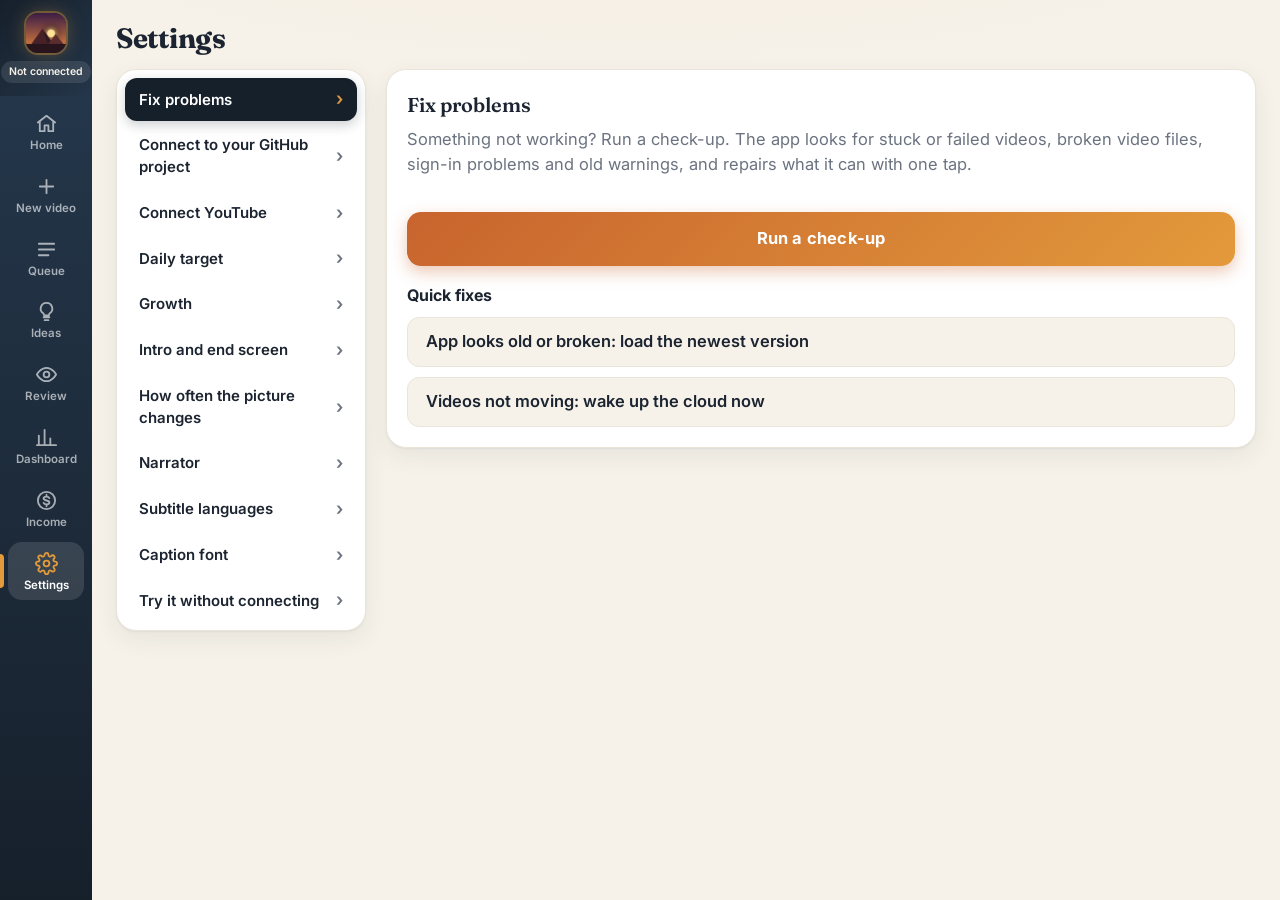
<file: app/index.html>
<!doctype html>
<html lang="en">
<head>
<meta charset="utf-8">
<meta name="viewport" content="width=device-width, initial-scale=1, viewport-fit=cover">
<meta name="theme-color" content="#16202b">
<title>Story Studio</title>
<link rel="manifest" href="manifest.json">
<link rel="icon" href="icons/icon-192.png?v=3">
<link rel="apple-touch-icon" href="icons/icon-192.png?v=3">
<link rel="stylesheet" href="https://fonts.googleapis.com/css2?family=Fraunces:opsz,wght@9..144,600;9..144,700&family=Inter:wght@400;500;600;700&family=Anton&family=Bebas+Neue&family=Poppins:wght@700&family=Lilita+One&family=Bangers&family=Luckiest+Guy&family=Patrick+Hand&display=swap">
<link rel="stylesheet" href="styles.css">
</head>
<body>
<header class="top">
  <div class="brand"><img src="icons/icon-192.png?v=3" alt=""><span>Story Studio</span></div>
  <span id="conn" class="pill off">Not connected</span>
</header>

<nav class="tabs" id="tabs">
  <button data-tab="home" class="on"><svg viewBox="0 0 24 24" aria-hidden="true"><path d="M3 11l9-7 9 7M5 10v10h5v-6h4v6h5V10"/></svg><span>Home</span></button>
  <button data-tab="create"><svg viewBox="0 0 24 24" aria-hidden="true"><path d="M12 5v14M5 12h14"/></svg><span>New video</span></button>
  <button data-tab="queue"><svg viewBox="0 0 24 24" aria-hidden="true"><path d="M4 6h16M4 12h16M4 18h10"/></svg><span>Queue</span></button>
  <button data-tab="ideas"><svg viewBox="0 0 24 24" aria-hidden="true"><path d="M9 18h6M10 21h4M12 3a6 6 0 0 0-3.5 10.9c.6.5 1 1.2 1 2.1h5c0-.9.4-1.6 1-2.1A6 6 0 0 0 12 3z"/></svg><span>Ideas</span></button>
  <button data-tab="review"><svg viewBox="0 0 24 24" aria-hidden="true"><path d="M2 12s3.6-7 10-7 10 7 10 7-3.6 7-10 7S2 12 2 12z"/><circle cx="12" cy="12" r="3"/></svg><span>Review</span></button>
  <button data-tab="stats"><svg viewBox="0 0 24 24" aria-hidden="true"><path d="M4 20V10M10 20V4M16 20v-7M22 20H2"/></svg><span>Dashboard</span></button>
  <button data-tab="money"><svg viewBox="0 0 24 24" aria-hidden="true"><circle cx="12" cy="12" r="9"/><path d="M15 9.5c-.5-1-1.6-1.5-3-1.5-1.7 0-3 .8-3 2s1.3 1.7 3 2 3 .8 3 2-1.3 2-3 2c-1.4 0-2.5-.5-3-1.5M12 6v2M12 16v2"/></svg><span>Income</span></button>
  <button data-tab="settings"><svg viewBox="0 0 24 24" aria-hidden="true"><circle cx="12" cy="12" r="3"/><path d="M19.4 15a1.7 1.7 0 0 0 .3 1.8l.1.1a2 2 0 1 1-2.8 2.8l-.1-.1a1.7 1.7 0 0 0-1.8-.3 1.7 1.7 0 0 0-1 1.5V21a2 2 0 1 1-4 0v-.1a1.7 1.7 0 0 0-1.1-1.5 1.7 1.7 0 0 0-1.8.3l-.1.1a2 2 0 1 1-2.8-2.8l.1-.1a1.7 1.7 0 0 0 .3-1.8 1.7 1.7 0 0 0-1.5-1H3a2 2 0 1 1 0-4h.1a1.7 1.7 0 0 0 1.5-1.1 1.7 1.7 0 0 0-.3-1.8l-.1-.1a2 2 0 1 1 2.8-2.8l.1.1a1.7 1.7 0 0 0 1.8.3H9a1.7 1.7 0 0 0 1-1.5V3a2 2 0 1 1 4 0v.1a1.7 1.7 0 0 0 1 1.5 1.7 1.7 0 0 0 1.8-.3l.1-.1a2 2 0 1 1 2.8 2.8l-.1.1a1.7 1.7 0 0 0-.3 1.8V9a1.7 1.7 0 0 0 1.5 1H21a2 2 0 1 1 0 4h-.1a1.7 1.7 0 0 0-1.5 1z"/></svg><span>Settings</span></button>
</nav>

<main>
  <!-- NEW VIDEO -->
  <!-- HOME -->
  <section id="tab-home" class="tab on"><div id="homeView"></div></section>

  <section id="tab-create" class="tab">
    <h1>Plan a new video</h1>
    <div class="seg modeSeg" id="modeSeg">
      <button type="button" data-v="one" class="on">One video</button>
      <button type="button" data-v="week">Plan the week</button>
    </div>
    <div id="weekPlan" hidden>
      <p class="hint">Fill in topics for the coming days. Each video starts the day before its date, so it is ready on the day. Empty boxes are skipped.</p>
      <div class="card">
        <label>Long video length</label>
        <div class="chips" id="wkLen"></div>
        <p class="hint" style="margin-top:10px">Free pictures allow about 170 pictures a day. With pictures changing often, a 40-minute video takes about 2 to 3 days and a 10-minute one about half a day. Extra videos wait their turn.</p>
        <button type="button" id="wkFill">Fill empty boxes with ideas</button>
      </div>
      <div id="wkDays"></div>
      <button class="primary" type="button" id="wkSave">Save the week's plan</button>
      <p id="wkMsg" class="msg"></p>
      <datalist id="ideaTopics"></datalist>
    </div>
    <div id="onePlan">
    <p class="hint">Fill this in and tap <b>Start making it</b>. The cloud makes the video while you do other things.</p>
    <div class="csplit"><div class="cside">
    <div class="card studio">
      <div class="pvwrap"><div id="pv" class="pv short" role="button" tabindex="0" aria-label="Preview. Tap to try another caption font">
        <div class="pvsun"></div><div class="pvhills"></div><div class="pvcap" id="pvCap"></div><div class="pvbadge" id="pvBadge"></div></div>
        <div class="meta" id="pvFont" style="text-align:center;margin-top:6px"></div></div>
      <div class="pvside">
        <h2>Live preview</h2>
        <p class="hint">Type a topic and see it in your caption font. Tap the picture to try another font.</p>
        <button type="button" id="diceBtn" class="dice"><svg viewBox="0 0 24 24" aria-hidden="true"><rect x="3" y="3" width="18" height="18" rx="4"/><circle cx="8" cy="8" r="1.4"/><circle cx="16" cy="8" r="1.4"/><circle cx="12" cy="12" r="1.4"/><circle cx="8" cy="16" r="1.4"/><circle cx="16" cy="16" r="1.4"/></svg>Surprise me</button>
        <div id="budget" class="budget"></div>
      </div>
    </div>
    <div class="presets"><span class="plabel">Presets</span><div class="chips" id="presetChips"></div></div>
    </div>
    <form id="jobForm" class="card">
      <div class="fgrid">
      <div class="f wide">
      <label for="topic">Topic <span class="req">required</span></label>
      <input id="topic" required placeholder="e.g. The night the Library of Alexandria burned">
      </div>
      <div class="f">
      <label>Format</label>
      <div class="seg" id="formatSeg">
        <button type="button" data-v="short" class="on">Short (vertical, up to 60s)</button>
        <button type="button" data-v="long">Long video (wide)</button>
      </div>
      </div>
      <div class="f">

      <div id="kindBox">
      <label>Kind of Short</label>
      <div class="seg" id="kindSeg">
        <button type="button" data-v="story" class="on">Story</button>
        <button type="button" data-v="quiz">Quiz (viewers guess)</button>
      </div>
      </div>
      <label for="length">Length</label>
      <select id="length"></select>
      </div>

      <div class="f">
      <label for="theme">Theme or angle</label>
      <input id="theme" placeholder="e.g. mystery, forgotten hero, what if, turning point">
      </div>
      <div class="f">

      <label for="tone">Tone</label>
      <select id="tone">
        <option>Fun and witty</option>
        <option>Curious and warm</option>
        <option>Dramatic and suspenseful</option>
        <option>Light and funny</option>
        <option>Calm and reflective</option>
        <option>Epic and inspiring</option>
      </select>
      </div>
      <div class="f">
      <label for="audience">Target audience</label>
      <select id="audience">
        <option>General global audience</option>
        <option>Students (13 to 18)</option>
        <option>History fans who know the basics</option>
        <option>Curious adults new to history</option>
      </select>
      </div>
      <div class="f">
      <label for="voice">Narrator voice</label>
      <select id="voice">
        <option value="en-US-male">Male, American</option>
        <option value="en-GB-male">Male, British</option>
        <option value="en-IN-male">Male, Indian English (experimental)</option>
      </select>
      </div>
      <div class="f">
      <label for="series">Series <span class="req">optional</span></label>
      <input id="series" list="seriesList" placeholder="e.g. Fallen Empires (videos in a series link to each other)">
      <datalist id="seriesList"></datalist>
      <p class="hint" id="seriesHint" style="margin-top:6px"></p>
      </div>
      <div class="f wide">
      <label for="notes">Extra notes</label>
      <textarea id="notes" rows="2" placeholder="Anything else: facts to include, things to avoid, a question to end on..."></textarea>
      </div>
      </div>

      <button class="primary" type="submit" id="submitBtn">Start making it</button>
      <button type="button" id="savePreset">Save these settings as a preset</button>
      <p id="formMsg" class="msg"></p>
    </form>
    </div>
    </div>
  </section>

  <!-- QUEUE -->
  <section id="tab-queue" class="tab">
    <div class="row"><h1>Your queue</h1><button id="refreshQueue" class="ghost">Refresh</button></div>
    <div class="row qtop"><div class="seg qview" id="qView"><button type="button" data-v="list">List</button><button type="button" data-v="board">Board</button></div><span class="live"><i></i><span id="qLive">Live</span></span></div>
    <div id="dailyBar" class="daily"></div>
    <div id="qFilters" class="chips qf"></div>
    <div id="queueList"></div>
  </section>

  <!-- IDEAS -->
  <section id="tab-ideas" class="tab">
    <div class="row"><h1>Topic ideas</h1><button id="refreshIdeas" class="ghost">Refresh</button></div>
    <p class="hint">Fresh ideas arrive every morning, ranked by how likely viewers are to watch. Tap <b>Use this</b> to plan a video from one.</p>
    <div class="isplit"><div class="iside">
    <div class="card">
      <label for="ideaFocus">Want ideas about something specific? (optional)</label>
      <input id="ideaFocus" placeholder="e.g. ancient India, inventions, the ocean, World War II">
      <button class="primary" id="askIdeas">Get fresh ideas</button>
      <p id="ideasMsg" class="msg"></p>
    </div>
    <div id="weeklyBox"></div>
    </div><div class="imain">
    <div class="seg qview" id="ideaView" style="margin-bottom:14px"><button type="button" data-v="swipe">Swipe cards</button><button type="button" data-v="list">List</button></div>
    <div id="ideasList"></div>
    </div></div>
  </section>

  <!-- SCRIPT VIEW -->
  <section id="tab-script" class="tab">
    <button id="backToQueue" class="ghost">&larr; Back to queue</button>
    <div id="scriptView"></div>
  </section>
  <!-- REVIEW -->
  <section id="tab-review" class="tab">
    <div class="row"><h1>Review</h1><button id="refreshReview" class="ghost">Refresh</button></div>
    <p class="hint">Finished videos wait here for you. Nothing goes to YouTube until you tap <b>Approve</b>.</p>
    <div class="rsplit"><div id="reviewList"></div>
    <div id="commentsBox"></div></div>
  </section>

  <!-- REVIEW ONE VIDEO -->
  <section id="tab-reviewone" class="tab">
    <button id="backToReview" class="ghost">&larr; Back to review list</button>
    <div id="reviewView"></div>
  </section>
  <section id="tab-stats" class="tab"><h1>Dashboard</h1><div id="statsView"><div class="card empty">Loading...</div></div></section>
  <section id="tab-money" class="tab"><h1>Income</h1>
    <div class="card">
      <h2>Money goals</h2>
      <p class="hint">Log the money you receive and watch the rings fill up. Saved only on this tablet, because your GitHub project is public.</p>
      <div class="rings" id="rings"></div>
      <div id="srcBar"></div>
      <h3 class="chartttl">I received money</h3>
      <div class="chips" id="mSrc"></div>
      <label for="mAmt">Amount in rupees</label>
      <input id="mAmt" type="number" inputmode="numeric" min="1" placeholder="500">
      <div class="chips" id="mQuick" style="margin-top:8px"><button type="button" class="cchip" data-a="100">₹100</button><button type="button" class="cchip" data-a="500">₹500</button><button type="button" class="cchip" data-a="1000">₹1,000</button><button type="button" class="cchip" data-a="5000">₹5,000</button></div>
      <label for="mNote">Note (optional)</label>
      <input id="mNote" placeholder="e.g. Amazon payout for October">
      <button class="primary" id="mAdd">Add to my earnings</button>
      <div id="mLog"></div>
      <details class="goals"><summary>Change my goals</summary>
        <label for="mGoalM">Monthly goal (₹)</label><input id="mGoalM" type="number" inputmode="numeric" min="1">
        <label for="mGoalB">Big goal (₹)</label><input id="mGoalB" type="number" inputmode="numeric" min="1">
        <button id="mGoalSave">Save goals</button></details>
    </div>
    <div class="card" id="blogCard">
      <h2>Blog</h2>
      <p class="hint">Every long video becomes a full article (key facts, timeline, who's who, myths, FAQ, book picks) on your free Blogger blog. It posts by itself once the video is Public on YouTube, one article a day. Blog visitors earn through AdSense ads and book links, and many go on to watch your videos.</p>
      <div id="blogStatus" class="msg"></div>
      <button id="blogToggle">Automatic blog: ON (tap to turn off)</button>
      <label for="blogTag">Amazon Associates tracking ID (optional)</label>
      <input id="blogTag" autocomplete="off" autocapitalize="off" spellcheck="false" placeholder="yourname-21">
      <label for="blogStore">Amazon store for book links</label>
      <select id="blogStore"><option value="amazon.com">amazon.com (USA, most readers worldwide)</option><option value="amazon.in">amazon.in (India)</option><option value="amazon.co.uk">amazon.co.uk (UK)</option></select>
      <label for="blogPerDay">Articles per day (at most)</label>
      <select id="blogPerDay"><option value="1">1 (recommended)</option><option value="2">2</option></select>
      <button class="primary" id="blogSave">Save blog settings</button>
      <p id="blogMsg" class="msg"></p>
      <h3 class="chartttl">Articles</h3>
      <div id="blogList"><p class="hint">Loading...</p></div>
      <details class="goals" id="blogSetup"><summary>Set up the blog (one time, about 10 minutes)</summary>
        <ol class="setupsteps">
          <li><b>Make the blog.</b> In Chrome open <a href="https://www.blogger.com" target="_blank" rel="noopener">blogger.com</a>, tap <b>Create your blog</b>, pick the same Google account as your channel, and type the blog name (your channel name works well). For the address, try your channel name too, for example <i>emberandink</i>.blogspot.com. Tap <b>Save</b>. Skip any step about a custom domain (those cost money).</li>
          <li><b>Turn on the Blogger API.</b> Open <a href="https://console.cloud.google.com/apis/library/blogger.googleapis.com" target="_blank" rel="noopener">the Blogger API page</a> (same Google account, same project as your YouTube connection) and tap <b>Enable</b>. It is free.</li>
          <li><b>Sign in again.</b> Go to <b>Settings &gt; Connect YouTube</b>, tap <b>Sign in with Google</b>, tick every box (one now says <i>Manage your Blogger account</i>), then tap <b>Copy</b> next to YT_REFRESH_TOKEN and paste it into the <b>YT_REFRESH_TOKEN</b> secret on GitHub (open the secret, tap the pencil, paste, <b>Update secret</b>).</li>
          <li><b>Wait for an hour.</b> This box then says <i>Connected</i>. Articles start appearing after your next long video is Public.</li>
          <li><b>Ads, later.</b> When the blog has about 20 articles, open Blogger, tap the menu, then <b>Earnings</b> &gt; <b>Sign up for AdSense</b>. It is free and never needs a card. Google checks the blog, which can take a few weeks.</li>
          <li><b>Book links (optional).</b> Join Amazon Associates (free), then paste your tracking ID above. You need 3 sales within 180 days or the account closes, so it is fine to wait until the blog has visitors.</li>
        </ol>
      </details>
    </div>
    <div class="card" id="pinCard">
      <h2>Pinterest pins</h2>
      <p class="hint">Every blog article becomes a few tall pins (your video's pictures with the story title on them). Pinterest picks them up by itself from the app's pin list and posts them to your board, a few a day. Each pin sends people to the blog article, where the video plays. Fully automatic once set up.</p>
      <div id="pinStatus" class="msg"></div>
      <label>Your pin list link (you paste this into Pinterest once)</label>
      <div class="row" style="gap:8px;align-items:center"><code id="pinFeed" style="word-break:break-all;flex:1"></code><button type="button" id="pinCopy" style="margin:0;flex:none">Copy link</button></div>
      <button id="pinToggle">Pinterest pins: ON (tap to turn off)</button>
      <label for="pinPerDay">New pins per day</label>
      <select id="pinPerDay"><option value="2">2</option><option value="3" selected>3 (recommended)</option><option value="5">5</option><option value="8">8</option></select>
      <button class="primary" id="pinSave">Save pin settings</button>
      <p id="pinMsg" class="msg"></p>
      <details class="goals" id="pinSetup"><summary>Set up Pinterest (one time, about 15 minutes)</summary>
        <ol class="setupsteps">
          <li><b>Make a free business account.</b> In Chrome open <a href="https://business.pinterest.com" target="_blank" rel="noopener">business.pinterest.com</a> and tap <b>Sign up</b> (or <b>Log in</b> if you already use Pinterest, then tap your picture &gt; <b>Settings</b> &gt; <b>Account management</b> &gt; <b>Convert to a business account</b>). Use your channel name as the business name, and type <i>emberinkstories.blogspot.com</i> as your website. It is free and never asks for a card. Skip any step about ads.</li>
          <li><b>Make a board.</b> Tap your profile picture, then <b>+</b> &gt; <b>Board</b>, name it <i>History Stories</i>, and tap <b>Create</b>.</li>
          <li><b>Switch Chrome to desktop mode.</b> Pinterest only shows the next two settings on a computer screen. In Chrome tap the three dots at the top right and tick <b>Desktop site</b>.</li>
          <li><b>Prove the blog is yours.</b> In Pinterest tap the arrow at the top right &gt; <b>Settings</b> &gt; <b>Claimed accounts</b>. Next to <b>Websites</b> tap <b>Claim</b>, type <i>https://emberinkstories.blogspot.com</i>, pick <b>Add HTML tag</b> and tap <b>Copy</b>. Keep that tab open. In a new tab open <a href="https://www.blogger.com" target="_blank" rel="noopener">blogger.com</a> &gt; menu (three lines) &gt; <b>Theme</b> &gt; the small arrow next to <b>Customize</b> &gt; <b>Edit HTML</b>. Tap just after <i>&lt;head&gt;</i> near the top, paste, and tap the save icon. Go back to the Pinterest tab and tap <b>Continue</b> &gt; <b>Submit</b>. Pinterest checks it within a day.</li>
          <li><b>Connect the pin list</b> (once the box above says at least 1 pin is ready). Still in desktop mode: Pinterest &gt; <b>Settings</b> &gt; <b>Create Pins in bulk</b>. Under <b>Auto-publish</b> tap <b>Connect RSS feed</b>, paste the link (tap <b>Copy link</b> above first), under <b>Save Pins to</b> pick <i>History Stories</i>, and tap <b>Save</b>. New pins then appear by themselves within a day.</li>
          <li>You can switch <b>Desktop site</b> off again afterwards. Then tick <i>Set up Pinterest</i> in My to-dos on Home.</li>
        </ol>
      </details>
    </div>
    <div class="card" id="printCard" hidden><!-- Redbubble paused for now: remove "hidden" to bring it back -->
      <h2>Art prints (Redbubble)</h2>
      <p class="hint">Your best pictures from each video, enlarged to print size, with the title, tags and description written for you. Redbubble prints them on posters, mugs and more, ships them, and pays you per sale. Redbubble does not allow apps to upload for you, so you paste them in: about 2 minutes each.</p>
      <button id="printToggle">Print files: ON (tap to turn off)</button>
      <label for="printPerVideo">Pictures per video</label>
      <select id="printPerVideo"><option value="1">1</option><option value="2" selected>2 (recommended)</option><option value="3">3</option><option value="4">4</option></select>
      <button class="primary" id="printSave">Save print settings</button>
      <p id="printMsg" class="msg"></p>
      <a class="btnlink" href="https://www.redbubble.com/portfolio/images/new" target="_blank" rel="noopener">Open Redbubble upload page</a>
      <h3 class="chartttl">Ready to upload</h3>
      <div id="printList"><p class="hint">Loading...</p></div>
      <details class="goals" id="printSetup"><summary>How to upload one picture (and one-time setup)</summary>
        <ol class="setupsteps">
          <li><b>One time: make a free account.</b> In Chrome open <a href="https://www.redbubble.com/signup" target="_blank" rel="noopener">redbubble.com/signup</a>, sign up with your email, and pick a shop name (your channel name works well). Then tap your picture &gt; <b>Account Settings</b> &gt; <b>Payment Details</b> and add PayPal (free) so sales reach you. Redbubble never asks for a card to sell.</li>
          <li><b>Download.</b> Below, tap <b>Download picture</b>. It saves to your Downloads folder.</li>
          <li><b>Upload.</b> Tap <b>Open Redbubble upload page</b> above, then <b>Upload new work</b> (or <b>Upload image</b>) and pick the picture from Downloads. If Redbubble shows a simpler mobile page, tick <b>Desktop site</b> in Chrome's three-dot menu.</li>
          <li><b>Paste the words.</b> Tap <b>Copy title</b> here and paste into <b>Title</b>. Do the same for <b>Tags</b> and <b>Description</b>.</li>
          <li><b>Pick products.</b> The first time, tap <b>Enable all products</b>. After that, use <b>Copy settings</b> at the top of the upload page and pick your previous work, which turns on the same products in one tap. Leave the price markup at 20% (higher markups get an extra Redbubble fee).</li>
          <li><b>Finish.</b> Under <b>Content</b> choose <b>No</b> for mature content, tick the box that says you have the rights to sell it, and tap <b>Save work</b>. Then tap <b>I uploaded it</b> here.</li>
        </ol>
        <p class="hint">Money: signing up and uploading are free, and Redbubble never bills you. On new shops Redbubble keeps a fee from each sale's profit, so you get roughly half of it. Pictures are made by AI from your videos, which Redbubble allows as long as they do not copy anyone's art, brands or famous photos.</p>
      </details>
    </div>
    <div class="card">
      <h2>Sponsor pitch email</h2>
      <p class="hint">Type a brand and the app writes a short, polite email with your latest numbers and media-kit link. You send it yourself from your email app.</p>
      <label for="spBrand">Brand name</label><input id="spBrand" placeholder="e.g. Penguin India">
      <label for="spWhy">Why they fit (optional)</label><input id="spWhy" placeholder="e.g. their history books for young readers">
      <button class="primary" id="spMake">Write the email</button>
      <textarea id="spText" rows="12" style="margin-top:12px" placeholder="Your email appears here. You can edit it."></textarea>
      <button id="spCopy">Copy email</button><a class="btnlink" id="spMail" href="#" hidden>Open in email app</a>
      <p id="spMsg" class="msg"></p>
    </div>
    <div class="card">
      <h2>Affiliate links</h2>
      <p class="hint">Links to products you trust (for example history books). Each new video gets up to 3 matching links in its description, with a short note saying they are affiliate links.</p>
      <div id="affList"></div>
      <label for="affName">Name shown in the description</label>
      <input id="affName" placeholder="Book: The Great Fire of London">
      <label for="affUrl">Link (starts with https://)</label>
      <input id="affUrl" autocomplete="off" autocapitalize="off" spellcheck="false" placeholder="https://amzn.to/...">
      <label for="affWords">Add to videos about (words, separated by commas)</label>
      <input id="affWords" placeholder="london, fire, 1666">
      <label class="check"><input type="checkbox" id="affAlways"> Add to every video</label>
      <button class="primary" id="affAdd">Add link</button>
      <p id="affMsg" class="msg"></p>
    </div>
    <div class="card">
      <h2>Media kit for sponsors</h2>
      <p class="hint">A one-page profile of your channel with your latest numbers, to send to brands. It updates itself every morning.</p>
      <label for="kitAbout">About your channel</label>
      <textarea id="kitAbout" rows="4" placeholder="Bars &amp; Brains tells the true stories behind history's biggest moments, in short, beautifully illustrated videos."></textarea>
      <label for="kitAudience">Who watches</label>
      <input id="kitAudience" placeholder="Curious learners, students and history fans worldwide">
      <label for="kitOffers">What you offer sponsors (one per line)</label>
      <textarea id="kitOffers" rows="4" placeholder="60-second sponsor mention in a long video&#10;Product link pinned in the description&#10;Dedicated Short"></textarea>
      <label for="kitRates">Rates (optional)</label>
      <input id="kitRates" placeholder="Rates on request">
      <label for="kitEmail">Business email</label>
      <input id="kitEmail" type="email" autocomplete="off" autocapitalize="off" placeholder="yourchannel.business@gmail.com">
      <p class="hint">Everything in this box is shown publicly on your media-kit page, including the email. A separate business email is safest.</p>
      <button class="primary" id="kitSave">Save media kit</button>
      <a class="btnlink" id="kitOpen" href="kit.html" target="_blank" rel="noopener">Open my media kit</a>
      <button id="kitCopy">Copy link</button>
      <p id="kitMsg" class="msg"></p>
    </div>
    <div class="card">
      <h2>Ways to earn</h2>
      <p><b>Affiliate programs (free to join):</b> Amazon Associates India (affiliate-program.amazon.in) works well for history books. You need 3 sales within 180 days of joining, or the account closes and you can join again later. Join only programs that never ask for a card. Tell me before you sign up and I'll walk you through it.</p>
      <p><b>Sponsors:</b> send brands your media kit link. When a video has a paid sponsor, tick <b>"Includes paid promotion"</b> in YouTube Studio for that video.</p>
      <p><b>Ads:</b> the Dashboard shows your progress to the Partner Program.</p>
    </div>
  </section>

  <!-- SETTINGS -->
  <section id="tab-settings" class="tab">
    <h1>Settings</h1>
    <div class="card" id="fixCard">
      <h2>Fix problems</h2>
      <p class="hint">Something not working? Run a check-up. The app looks for stuck or failed videos, broken video files, sign-in problems and old warnings, and repairs what it can with one tap.</p>
      <button class="primary" id="fixRun">Run a check-up</button>
      <div id="fixList"></div>
      <h3 class="chartttl" style="margin-top:18px">Quick fixes</h3>
      <button id="fixApp">App looks old or broken: load the newest version</button>
      <button id="fixNudge">Videos not moving: wake up the cloud now</button>
    </div>
    <div class="card">
      <h2>Connect to your GitHub project</h2>
      <p class="hint">Your access key is saved only on this tablet. It can only touch your one video project, and you can cancel it on GitHub at any time.</p>
      <label for="ghUser">GitHub username</label>
      <input id="ghUser" autocomplete="off" autocapitalize="off" spellcheck="false" placeholder="your-username">
      <label for="ghRepo">Project name</label>
      <input id="ghRepo" autocomplete="off" autocapitalize="off" spellcheck="false" value="story-studio">
      <label for="ghToken">Access key (starts with github_pat_)</label>
      <input id="ghToken" type="password" autocomplete="off" spellcheck="false" placeholder="github_pat_...">
      <button class="primary" id="saveConn">Save and test connection</button>
      <p id="connMsg" class="msg"></p>
    </div>
    <div class="card" id="ytCard">
      <h2>Connect YouTube</h2>
      <p class="hint">Do this once, after the Google setup steps. Videos you approve then upload to your channel as Private, and you make them Public in YouTube Studio.</p>
      <p class="hint">Redirect address to give Google: <b id="ytRedirect"></b></p>
      <label for="ytClientId">Client ID (ends with .apps.googleusercontent.com)</label>
      <input id="ytClientId" autocomplete="off" autocapitalize="off" spellcheck="false" placeholder="1234-abc.apps.googleusercontent.com">
      <label for="ytSecret">Client secret (starts with GOCSPX-)</label>
      <input id="ytSecret" type="password" autocomplete="off" spellcheck="false" placeholder="GOCSPX-...">
      <button class="primary" id="ytConnect">Sign in with Google</button>
      <p id="ytMsg" class="msg"></p>
      <p class="hint" style="margin-top:14px">Until Google finishes its free review of your app, videos it uploads are locked Private. Keep automatic upload OFF for now: approved videos then show Download and Copy buttons in the Queue so you can post them from the YouTube app.</p>
      <button id="ytAuto">Automatic upload: OFF</button>
    </div>
    <div class="card">
      <h2>Daily target</h2>
      <label for="tLong">Long videos per day</label>
      <input id="tLong" type="number" min="0" max="4" value="3">
      <label for="tShort">Shorts per day</label>
      <input id="tShort" type="number" min="0" max="8" value="3">
      <button id="saveTargets">Save targets</button>
    </div>
    <div class="card" id="growthCard">
      <h2>Growth</h2>
      <label for="postTime">My posting time (India time)</label>
      <input id="postTime" type="time" value="18:00">
      <p class="hint" id="postTimeHint"></p>
      <button id="savePostTime">Save posting time</button>
      <p class="hint" style="margin-top:14px">When you post yourself, the Queue tells you to schedule each video for this time. Once Google's review is done and Automatic upload is ON, uploads can go Public at this time by themselves:</p>
      <button id="schedPub">Automatic uploads go Public at my posting time: OFF</button>
      <p class="hint" style="margin-top:14px">Shorts you post are also shared as Instagram and Facebook Reels, once those are connected (see My to-dos on Home).</p>
      <button id="igOn">Share Shorts to Instagram: ON</button>
      <button id="fbOn">Share Shorts to Facebook: ON</button>
    </div>
    <div class="card">
      <h2>Intro and end screen</h2>
      <p class="hint">Long videos start with a 3-second title card with your channel name, and end with a 10-second "Thanks for watching" screen. Add YouTube's end-screen boxes to it in Studio. Shorts never get them. Background sounds (fire, crowds, sea...) are added to every video automatically.</p>
      <button id="introBtn">Intro and end screen: ON</button>
    </div>
    <div class="card">
      <h2>How often the picture changes</h2>
      <p class="hint">For long videos. More picture changes keep viewers watching, but each picture uses some of the free daily allowance (about 170 a day), so long videos take longer to make.</p>
      <div class="chips" id="paceChips"></div>
      <p class="hint" id="paceNote" style="margin-top:10px"></p>
    </div>
    <div class="card">
      <h2>Narrator</h2>
      <p class="hint">When the script quotes a historical figure's real words, a second, contrasting voice reads the quote.</p>
      <button id="qvBtn">Second voice for quotes: ON</button>
      <h3 class="chartttl" style="margin-top:18px">Pronunciation list</h3>
      <p class="hint">Teach the narrator tricky names. Write how it should sound, for example Tenochtitlan → Teh-notch-teet-lahn.</p>
      <div id="pronList"></div>
      <label for="prWord">Word</label><input id="prWord" placeholder="Tenochtitlan" autocapitalize="off">
      <label for="prSay">Say it like</label><input id="prSay" placeholder="Teh-notch-teet-lahn" autocapitalize="off">
      <button id="prAdd">Add word</button>
    </div>
    <div class="card">
      <h2>Subtitle languages</h2>
      <p class="hint">Each new video also gets subtitles, a title and a description in these languages (up to 4), so viewers worldwide can follow. English subtitles are always made.</p>
      <div class="chips" id="subLangs"></div>
    </div>
    <div class="card">
      <h2>Caption font</h2>
      <p class="hint">The font for the words shown on screen in your videos. Tap one; new videos use it.</p>
      <div id="fontList"></div>
    </div>
    <div class="card">
      <h2>Try it without connecting</h2>
      <p class="hint">Demo mode saves videos on this tablet only, so you can try the screens before setup is finished.</p>
      <button id="demoBtn">Turn on demo mode</button>
      <button id="forgetBtn" class="danger">Forget my access key</button>
    </div>
  </section>
</main>

<div id="toast" class="toast" role="status"></div>
<script src="app.js"></script>
<script src="play.js"></script>
<script src="grow.js"></script>
<script src="layout.js"></script>
</body>
</html>
</file>
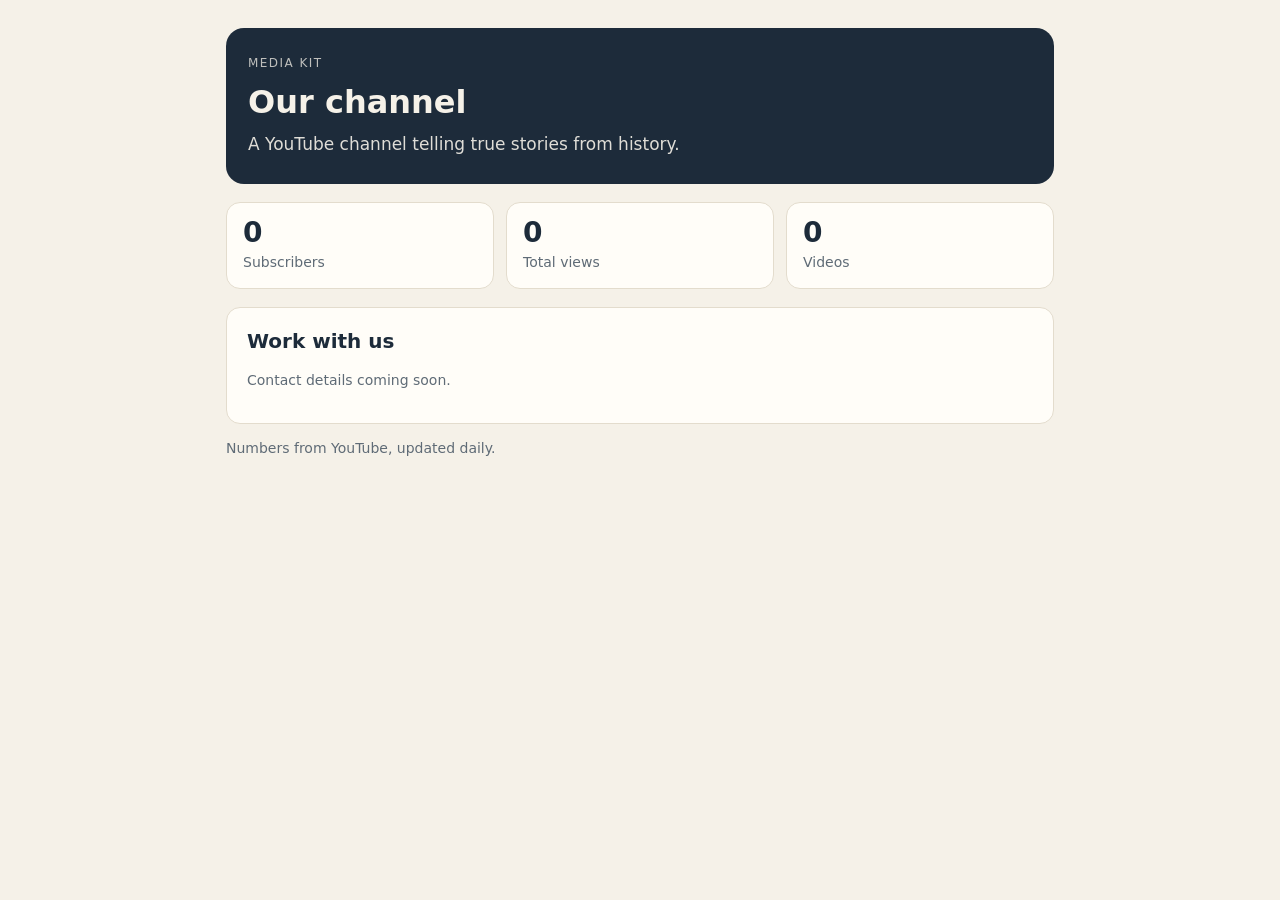
<file: app/kit.html>
<!doctype html>
<html lang="en"><head><meta charset="utf-8"><meta name="viewport" content="width=device-width, initial-scale=1">
<title>Media kit</title>
<style>
:root{--bg:#f5f1e8;--card:#fffdf8;--ink:#1d2b3a;--muted:#5f6b76;--accent:#c2572b;--line:#e3dccd}
@media (prefers-color-scheme:dark){:root{--bg:#141b22;--card:#1d2731;--ink:#ece6da;--muted:#9aa6b1;--line:#2e3a46;--accent:#e07a4a}}
*{box-sizing:border-box}body{margin:0;background:var(--bg);color:var(--ink);font:17px/1.5 system-ui,-apple-system,"Segoe UI",Roboto,sans-serif}
main{max-width:860px;margin:0 auto;padding:28px 16px 48px}
.hero{background:#1d2b3a;color:#f5f1e8;border-radius:18px;padding:26px 22px}
.hero h1{margin:0 0 6px;font-size:32px}.hero p{margin:0;opacity:.9}.kicker{text-transform:uppercase;letter-spacing:.12em;font-size:12px;opacity:.75;margin-bottom:6px}
.tiles{display:grid;grid-template-columns:repeat(auto-fit,minmax(150px,1fr));gap:12px;margin:18px 0}
.tile{background:var(--card);border:1px solid var(--line);border-radius:14px;padding:14px 16px}.tile b{display:block;font-size:28px;line-height:1.15}.tile span{color:var(--muted);font-size:14px}
section{background:var(--card);border:1px solid var(--line);border-radius:14px;padding:18px 20px;margin:14px 0}h2{margin:0 0 10px;font-size:20px}
ul{margin:0;padding-left:20px}.vids{display:grid;grid-template-columns:repeat(auto-fill,minmax(180px,1fr));gap:12px}
.vid{color:var(--ink);text-decoration:none}.vid img{width:100%;aspect-ratio:16/9;object-fit:cover;border-radius:10px;background:var(--line)}.vid b{display:block;font-size:14px;margin-top:4px}.vid span{font-size:13px;color:var(--muted)}
.cta{display:inline-block;background:var(--accent);color:#fff;text-decoration:none;padding:12px 20px;border-radius:12px;font-weight:700;margin-top:6px}
.muted{color:var(--muted);font-size:14px}
@media print{body{background:#fff}.cta{border:1px solid #000;color:#000;background:none}}
</style></head>
<body><main id="kit"><p class="muted">Loading...</p></main>
<script>
'use strict';
const owner = location.hostname.split('.')[0], repo = location.pathname.split('/').filter(Boolean)[0] || 'story-studio';
const raw = (p) => fetch(`https://raw.githubusercontent.com/${owner}/${repo}/main/${p}?t=${Date.now()}`).then((r) => r.ok ? r.json() : null).catch(() => null);
const esc = (s) => String(s ?? '').replace(/[&<>"']/g, (c) => ({ '&': '&amp;', '<': '&lt;', '>': '&gt;', '"': '&quot;', "'": '&#39;' }[c]));
const n = (x) => Number(x || 0).toLocaleString('en-US');
const dur = (s) => `${Math.floor((s || 0) / 60)}:${String(Math.round((s || 0) % 60)).padStart(2, '0')}`;
(async () => {
  const [kit, stats] = await Promise.all([raw('config/kit.json'), raw('stats/latest.json')]);
  const k = kit || {}, s = stats || {}, c = s.channel || {}, l = s.last28 || null;
  const pub = (s.recent || []).filter((v) => v.privacy === 'public');
  const top = pub.slice().sort((a, b) => b.views - a.views).slice(0, 6);
  document.title = (c.title || 'Channel') + ' media kit';
  document.getElementById('kit').innerHTML = `
    <div class="hero"><div class="kicker">Media kit</div><h1>${esc(c.title || 'Our channel')}</h1><p>${esc(k.about || 'A YouTube channel telling true stories from history.')}</p></div>
    <div class="tiles">
      <div class="tile"><b>${c.subscribers_hidden ? 'Hidden' : n(c.subscribers)}</b><span>Subscribers</span></div>
      <div class="tile"><b>${n(c.views)}</b><span>Total views</span></div>
      ${l ? `<div class="tile"><b>${n(l.views)}</b><span>Views, last 28 days</span></div><div class="tile"><b>${dur(l.avg_view_seconds)}</b><span>Average watch time</span></div>` : ''}
      <div class="tile"><b>${n(c.videos)}</b><span>Videos</span></div>
    </div>
    ${k.audience ? `<section><h2>Audience</h2><p>${esc(k.audience)}</p></section>` : ''}
    ${(k.offers || []).length ? `<section><h2>Partnership options</h2><ul>${k.offers.map((o) => `<li>${esc(o)}</li>`).join('')}</ul>${k.rates ? `<p class="muted" style="margin-top:10px">${esc(k.rates)}</p>` : ''}</section>` : ''}
    ${top.length ? `<section><h2>Popular videos</h2><div class="vids">${top.map((v) => `<a class="vid" href="https://youtu.be/${esc(v.id)}" target="_blank" rel="noopener">${v.thumb ? `<img src="${esc(v.thumb)}" alt="" loading="lazy">` : ''}<b>${esc(v.title)}</b><span>${n(v.views)} views</span></a>`).join('')}</div></section>` : ''}
    <section><h2>Work with us</h2>${k.email ? `<p>Email <b>${esc(k.email)}</b></p><a class="cta" href="mailto:${esc(k.email)}?subject=${encodeURIComponent('Sponsorship enquiry: ' + (c.title || ''))}">Get in touch</a>` : '<p class="muted">Contact details coming soon.</p>'}</section>
    <p class="muted">Numbers from YouTube, updated ${s.updated ? esc(new Date(s.updated).toLocaleDateString('en-GB', { day: 'numeric', month: 'long', year: 'numeric' })) : 'daily'}.</p>`;
})();
</script></body></html>
</file>
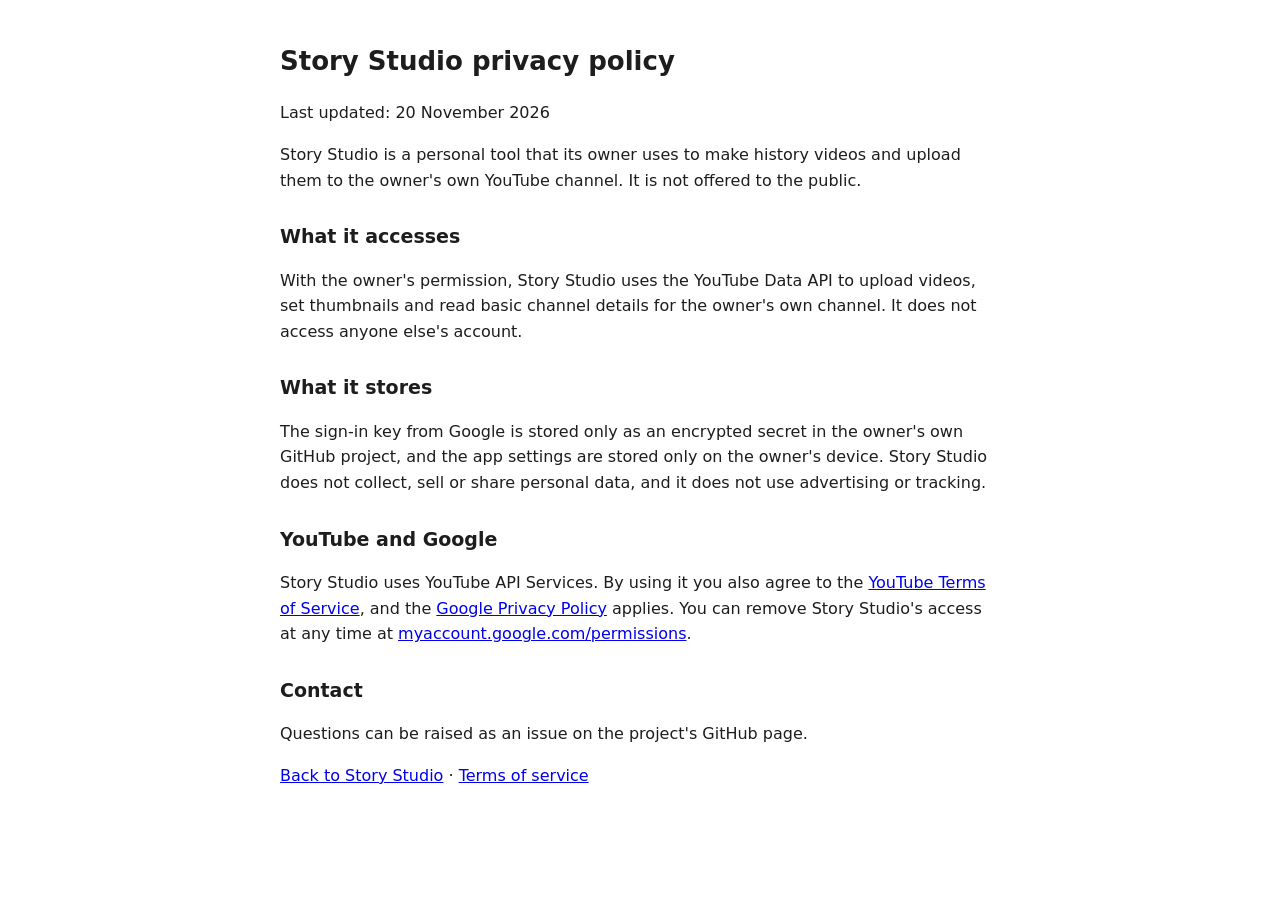
<file: app/privacy.html>
<!doctype html>
<html lang="en"><head><meta charset="utf-8"><meta name="viewport" content="width=device-width, initial-scale=1">
<title>Story Studio privacy policy</title>
<style>body{font:16px/1.6 system-ui,sans-serif;max-width:720px;margin:0 auto;padding:24px 16px;color:#1d1d1f;background:#fff}h1{font-size:26px}h2{font-size:19px;margin-top:28px}</style></head>
<body>
<h1>Story Studio privacy policy</h1>
<p>Last updated: 20 November 2026</p>
<p>Story Studio is a personal tool that its owner uses to make history videos and upload them to the owner's own YouTube channel. It is not offered to the public.</p>
<h2>What it accesses</h2>
<p>With the owner's permission, Story Studio uses the YouTube Data API to upload videos, set thumbnails and read basic channel details for the owner's own channel. It does not access anyone else's account.</p>
<h2>What it stores</h2>
<p>The sign-in key from Google is stored only as an encrypted secret in the owner's own GitHub project, and the app settings are stored only on the owner's device. Story Studio does not collect, sell or share personal data, and it does not use advertising or tracking.</p>
<h2>YouTube and Google</h2>
<p>Story Studio uses YouTube API Services. By using it you also agree to the <a href="https://www.youtube.com/t/terms">YouTube Terms of Service</a>, and the <a href="https://policies.google.com/privacy">Google Privacy Policy</a> applies. You can remove Story Studio's access at any time at <a href="https://myaccount.google.com/permissions">myaccount.google.com/permissions</a>.</p>
<h2>Contact</h2>
<p>Questions can be raised as an issue on the project's GitHub page.</p>
<p><a href="./">Back to Story Studio</a> · <a href="terms.html">Terms of service</a></p>
</body></html>
</file>
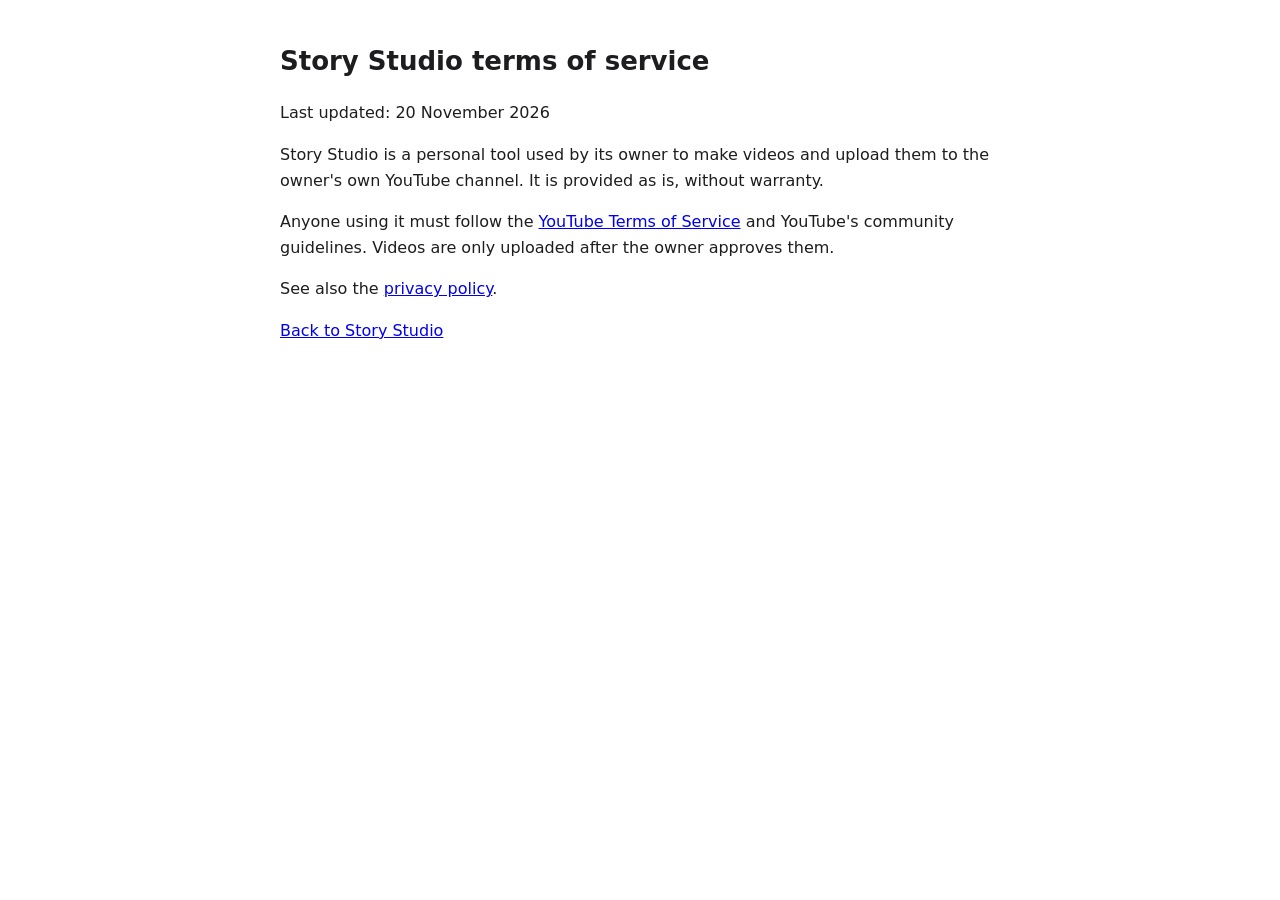
<file: app/terms.html>
<!doctype html>
<html lang="en"><head><meta charset="utf-8"><meta name="viewport" content="width=device-width, initial-scale=1">
<title>Story Studio terms of service</title>
<style>body{font:16px/1.6 system-ui,sans-serif;max-width:720px;margin:0 auto;padding:24px 16px;color:#1d1d1f;background:#fff}h1{font-size:26px}h2{font-size:19px;margin-top:28px}</style></head>
<body>
<h1>Story Studio terms of service</h1>
<p>Last updated: 20 November 2026</p>
<p>Story Studio is a personal tool used by its owner to make videos and upload them to the owner's own YouTube channel. It is provided as is, without warranty.</p>
<p>Anyone using it must follow the <a href="https://www.youtube.com/t/terms">YouTube Terms of Service</a> and YouTube's community guidelines. Videos are only uploaded after the owner approves them.</p>
<p>See also the <a href="privacy.html">privacy policy</a>.</p>
<p><a href="./">Back to Story Studio</a></p>
</body></html>
</file>
<file: app/styles.css>
:root {
  --bg: #f5f1e8; --card: #fffdf8; --ink: #1d2b3a; --muted: #5f6b76;
  --accent: #c2572b; --accent-ink: #fff; --line: #e3dccd; --ok: #2f7d4f; --warn: #b07a12; --bad: #b3362c;
}
@media (prefers-color-scheme: dark) {
  :root { --bg: #141b22; --card: #1d2731; --ink: #ece6da; --muted: #9aa6b1; --line: #2e3a46; --accent: #e07a4a; }
}
* { box-sizing: border-box; }
html, body { margin: 0; background: var(--bg); color: var(--ink); font: 17px/1.45 system-ui, -apple-system, "Segoe UI", Roboto, sans-serif; }
.top { display: flex; align-items: center; justify-content: space-between; padding: 12px 16px; background: #1d2b3a; color: #f5f1e8; }
.brand { display: flex; align-items: center; gap: 10px; font-weight: 700; font-size: 19px; }
.brand img { width: 32px; height: 32px; border-radius: 8px; }
.pill { font-size: 13px; padding: 4px 10px; border-radius: 99px; background: #3a4a5a; }
.pill.ok { background: var(--ok); } .pill.demo { background: var(--warn); }
.tabs { display: flex; gap: 6px; overflow-x: auto; padding: 10px 16px; background: var(--card); border-bottom: 1px solid var(--line); position: sticky; top: 0; z-index: 5; }
.tabs button { flex: none; border: 1px solid var(--line); background: transparent; color: var(--ink); border-radius: 99px; padding: 8px 16px; font-size: 15px; }
.tabs button.on { background: var(--ink); color: var(--bg); border-color: var(--ink); }
main { max-width: 760px; margin: 0 auto; padding: 8px 16px 80px; }
h1 { font-size: 26px; margin: 18px 0 4px; } h2 { font-size: 19px; margin: 0 0 6px; }
.hint { color: var(--muted); margin: 0 0 14px; }
.tab { display: none; } .tab.on { display: block; }
.card { background: var(--card); border: 1px solid var(--line); border-radius: 16px; padding: 18px; margin-bottom: 16px; }
.soon { color: var(--muted); }
label { display: block; font-weight: 600; margin: 14px 0 6px; }
.req { font-weight: 400; color: var(--accent); font-size: 13px; }
input, select, textarea { width: 100%; font: inherit; padding: 12px; border-radius: 10px; border: 1px solid var(--line); background: var(--bg); color: var(--ink); }
button { font: inherit; padding: 12px 18px; border-radius: 12px; border: 1px solid var(--line); background: var(--bg); color: var(--ink); cursor: pointer; margin: 10px 8px 0 0; }
button.primary { background: var(--accent); color: var(--accent-ink); border: none; font-weight: 700; width: 100%; margin-top: 20px; padding: 15px; }
button.ghost { margin: 0; } button.danger { color: var(--bad); }
button:disabled { opacity: .6; }
.seg { display: flex; gap: 8px; } .seg button { flex: 1; margin: 0; } .seg button.on { background: var(--ink); color: var(--bg); border-color: var(--ink); }
.row { display: flex; align-items: center; justify-content: space-between; gap: 12px; }
.msg { min-height: 1.4em; margin: 10px 0 0; } .msg.ok { color: var(--ok); } .msg.bad { color: var(--bad); }
.job { display: flex; justify-content: space-between; gap: 12px; align-items: flex-start; }
.job h3 { margin: 0 0 4px; font-size: 17px; } .job .meta { color: var(--muted); font-size: 14px; }
.status { flex: none; font-size: 13px; font-weight: 700; padding: 4px 10px; border-radius: 99px; background: var(--line); }
.status.ready { background: var(--ok); color: #fff; } .status.failed { background: var(--bad); color: #fff; } .status.working { background: var(--warn); color: #fff; }
.daily { display: flex; gap: 16px; flex-wrap: wrap; } .daily div { flex: 1; min-width: 140px; } .daily b { font-size: 24px; display: block; }
.toast { position: fixed; left: 50%; bottom: 24px; transform: translateX(-50%); background: var(--ink); color: var(--bg); padding: 12px 20px; border-radius: 12px; opacity: 0; transition: opacity .2s; pointer-events: none; max-width: 90vw; }
.toast.show { opacity: 1; }
.empty { text-align: center; color: var(--muted); padding: 30px 10px; }
.job.tap { cursor: pointer; } .job.tap:active { background: var(--line); }
.status.scripted { background: #2d6a8a; color: #fff; }
.idea h3 { margin: 0 0 4px; font-size: 17px; } .idea p { margin: 6px 0; }
.idea .meta, .scene .meta { color: var(--muted); font-size: 14px; }
.score { float: right; font-weight: 800; font-size: 20px; color: var(--accent); margin-left: 12px; }
.kind { display: inline-block; font-size: 12px; font-weight: 700; text-transform: uppercase; letter-spacing: .04em; padding: 2px 8px; border-radius: 99px; background: var(--line); margin-right: 6px; }
.scene { border-top: 1px solid var(--line); padding: 12px 0; } .scene:first-of-type { border-top: none; }
.scene .n { font-weight: 800; color: var(--accent); margin-right: 6px; }
.fact { padding: 10px 12px; border-radius: 10px; margin: 8px 0; border-left: 5px solid var(--warn); background: var(--bg); }
.fact.wrong { border-left-color: var(--bad); } .fact b { display: block; }
.flagnote { color: var(--warn); font-weight: 700; } .okline { color: var(--ok); font-weight: 700; }
.hookline { font-size: 19px; font-weight: 700; margin: 6px 0 0; }
a { color: var(--accent); }
.job .meta.flagnote { color: var(--warn); } .job .meta.okline { color: var(--ok); }
.player { width: 100%; border-radius: 12px; background: #000; display: block; } .player.tall { max-height: 70vh; width: auto; max-width: 100%; margin: 0 auto; aspect-ratio: 9 / 16; }
.thumb { width: 100%; border-radius: 12px; display: block; aspect-ratio: 16 / 9; object-fit: cover; background: var(--line); }
.ytitle { font-size: 19px; font-weight: 700; margin: 0; }
.desc { white-space: pre-wrap; font-size: 15px; background: var(--bg); border-radius: 10px; padding: 12px; max-height: 340px; overflow-y: auto; }
.tags .kind { margin: 0 6px 6px 0; text-transform: none; letter-spacing: 0; }
.chip { margin: 0 6px 6px 0; padding: 8px 12px; font-size: 14px; border-radius: 99px; text-align: left; }
label.check { display: flex; gap: 10px; align-items: center; font-weight: 600; margin: 12px 0; }
label.check input { width: auto; transform: scale(1.3); }
.sub { border-top: 1px solid var(--line); margin-top: 16px; padding-top: 6px; }
button.danger-bg { background: var(--bad); }

.chapter { margin: 18px 0 6px; font-size: 1rem; color: var(--accent, #c2572b); }
.fontpick { display: block; border: 1px solid var(--line); border-radius: 12px; padding: 10px 12px; margin: 8px 0; cursor: pointer; }
.fontpick.on { border-color: var(--accent); box-shadow: 0 0 0 2px var(--accent) inset; }
.fontpick input { margin-right: 8px; }
.fontsample { font-size: 26px; display: inline-block; line-height: 1.2; }
.fontpick .meta { display: block; margin-top: 2px; }
.ytrow { display: flex; align-items: center; justify-content: space-between; gap: 8px; margin: 8px 0; } .ytrow button { width: auto; margin: 0; padding: 6px 14px; }
.posthelp { margin-top: 8px; } .posthelp button, .btnlink { margin: 8px 8px 0 0; padding: 8px 14px; } .btnlink { display: inline-block; border-radius: 12px; border: 1px solid var(--line); color: var(--ink); text-decoration: none; }
.tiles { display: grid; grid-template-columns: repeat(auto-fit, minmax(120px, 1fr)); gap: 10px; margin-bottom: 14px; }
.tile { background: var(--card); border: 1px solid var(--line); border-radius: 14px; padding: 12px 14px; }
.tiles.in .tile { background: var(--bg); }
.tile b { display: block; font-size: 26px; line-height: 1.15; } .tile span { color: var(--muted); font-size: 14px; }
.meter { margin: 12px 0; } .mrow { display: flex; justify-content: space-between; gap: 8px; font-size: 15px; }
.mbar { height: 10px; border-radius: 99px; background: var(--line); overflow: hidden; margin-top: 5px; } .mbar i { display: block; height: 100%; background: var(--accent); border-radius: 99px; }
.chartttl { margin: 16px 0 6px; font-size: 16px; }
.chartwrap { position: relative; } .vchart { width: 100%; height: auto; display: block; }
.vchart path { fill: var(--accent); } .vchart .cb.on path { opacity: .75; } .vchart .base { stroke: var(--line); stroke-width: 1; }
.vchart .ax { fill: var(--muted); font-size: 11px; }
.ctip { position: absolute; top: -6px; width: 180px; background: var(--ink); color: var(--bg); font-size: 13px; padding: 6px 8px; border-radius: 8px; pointer-events: none; text-align: center; }
.stable { border-collapse: collapse; margin-top: 6px; } .stable td { padding: 2px 10px 2px 0; }
.vrow { display: flex; gap: 10px; padding: 10px 0; border-top: 1px solid var(--line); color: var(--ink); text-decoration: none; }
.vrow img { width: 112px; height: 63px; object-fit: cover; border-radius: 8px; flex: none; } .vt { font-weight: 700; font-size: 15px; }
.affrow { display: flex; justify-content: space-between; align-items: center; gap: 10px; padding: 10px 0; border-top: 1px solid var(--line); } .affrow .meta { word-break: break-all; } .affrow button { margin: 0; flex: none; }

/* ===== Refined look (lantern theme) ===== */
:root {
  --bg: #f6f2ea; --card: #ffffff; --ink: #1b2430; --muted: #6b7380; --line: #ebe4d8;
  --accent: #c8642e; --accent-2: #e39a3b; --navy: #16202b; --navy-2: #24364a;
  --shadow: 0 1px 2px rgba(27,36,48,.05), 0 8px 24px rgba(27,36,48,.07);
  --display: "Fraunces", Georgia, serif;
}
@media (prefers-color-scheme: dark) {
  :root { --bg: #0f151c; --card: #18212b; --ink: #ede7dc; --muted: #9aa5b1; --line: #26313d; --accent: #e8834a; --accent-2: #f0b25a;
    --shadow: 0 1px 2px rgba(0,0,0,.3), 0 8px 24px rgba(0,0,0,.25); }
}
html, body { font-family: "Inter", system-ui, -apple-system, "Segoe UI", Roboto, sans-serif; font-size: 16.5px; -webkit-font-smoothing: antialiased; }
body { background: radial-gradient(1200px 400px at 50% -200px, rgba(227,154,59,.10), transparent 70%), var(--bg); background-attachment: fixed; }
.top { background: linear-gradient(135deg, var(--navy) 0%, var(--navy-2) 100%); padding: 14px 20px; box-shadow: inset 0 -1px 0 rgba(255,255,255,.06); }
.brand { font-family: var(--display); font-size: 22px; letter-spacing: .2px; }
.brand img { width: 34px; height: 34px; border-radius: 10px; box-shadow: 0 0 0 2px rgba(227,154,59,.35), 0 0 18px rgba(227,154,59,.35); }
.pill { background: rgba(255,255,255,.1); font-weight: 600; font-size: 12.5px; padding: 5px 12px; }
.pill.ok { background: rgba(47,125,79,.9); }
.tabs { gap: 4px; padding: 8px 12px; background: color-mix(in srgb, var(--card) 82%, transparent); backdrop-filter: blur(14px); -webkit-backdrop-filter: blur(14px); border-bottom: 1px solid var(--line); scrollbar-width: none; }
.tabs::-webkit-scrollbar { display: none; }
.tabs button { display: flex; align-items: center; gap: 7px; border: none; border-radius: 12px; padding: 9px 14px; font-weight: 600; font-size: 14.5px; color: var(--muted); margin: 0; transition: background .15s, color .15s; }
.tabs button svg { width: 18px; height: 18px; fill: none; stroke: currentColor; stroke-width: 1.9; stroke-linecap: round; stroke-linejoin: round; }
.tabs button.on { background: var(--navy); color: #fff; border: none; box-shadow: 0 4px 12px rgba(22,32,43,.25); }
@media (prefers-color-scheme: dark) { .tabs button.on { background: var(--accent); } }
main { max-width: 820px; padding: 10px 18px 90px; }
h1 { font-family: var(--display); font-weight: 700; font-size: 32px; letter-spacing: -.3px; margin: 22px 0 6px; }
h2 { font-family: var(--display); font-weight: 600; font-size: 20px; letter-spacing: -.1px; margin: 0 0 8px; }
.hint { line-height: 1.55; }
.tab.on { animation: rise .28s ease-out; }
@keyframes rise { from { opacity: 0; transform: translateY(6px); } to { opacity: 1; transform: none; } }
@media (prefers-reduced-motion: reduce) { .tab.on { animation: none; } }
.card { border: 1px solid var(--line); border-radius: 20px; padding: 20px; box-shadow: var(--shadow); }
input, select, textarea { border-radius: 12px; border: 1px solid var(--line); background: var(--bg); transition: border-color .15s, box-shadow .15s; }
input:focus, select:focus, textarea:focus { outline: none; border-color: var(--accent); box-shadow: 0 0 0 3px color-mix(in srgb, var(--accent) 22%, transparent); }
label { font-size: 14.5px; color: var(--ink); }
button { border-radius: 12px; font-weight: 600; transition: transform .08s, box-shadow .15s, background .15s; }
button:active { transform: scale(.98); }
button.primary { background: linear-gradient(135deg, var(--accent) 0%, var(--accent-2) 100%); border-radius: 14px; box-shadow: 0 6px 16px color-mix(in srgb, var(--accent) 35%, transparent); letter-spacing: .2px; }
.seg { background: var(--bg); padding: 4px; border-radius: 14px; border: 1px solid var(--line); gap: 4px; }
.seg button { border: none; background: transparent; border-radius: 10px; }
.seg button.on { background: var(--card); color: var(--ink); box-shadow: var(--shadow); }
.status { font-size: 12px; letter-spacing: .2px; padding: 5px 11px; background: var(--bg); color: var(--muted); border: 1px solid var(--line); }
.status.ready { background: color-mix(in srgb, var(--ok) 14%, var(--card)); color: var(--ok); border-color: color-mix(in srgb, var(--ok) 30%, transparent); }
.status.failed { background: color-mix(in srgb, var(--bad) 12%, var(--card)); color: var(--bad); border-color: color-mix(in srgb, var(--bad) 30%, transparent); }
.status.working { background: color-mix(in srgb, var(--warn) 14%, var(--card)); color: var(--warn); border-color: color-mix(in srgb, var(--warn) 30%, transparent); }
.status.scripted { background: color-mix(in srgb, #2d6a8a 14%, var(--card)); color: #2d6a8a; border-color: color-mix(in srgb, #2d6a8a 30%, transparent); }
@media (prefers-color-scheme: dark) { .status.scripted { color: #7fb7d6; } }
.job.tap { transition: transform .12s, box-shadow .12s; } .job.tap:hover { transform: translateY(-1px); box-shadow: 0 2px 4px rgba(27,36,48,.06), 0 14px 30px rgba(27,36,48,.10); }
.job.tap:active { background: var(--card); transform: scale(.995); }
.daily { gap: 12px; } .daily div { background: var(--card); border: 1px solid var(--line); border-radius: 16px; padding: 14px 16px; box-shadow: var(--shadow); color: var(--muted); font-size: 14px; }
.daily b { font-family: var(--display); color: var(--ink); font-size: 28px; }
.toast { border-radius: 14px; box-shadow: 0 10px 30px rgba(0,0,0,.25); font-weight: 600; }
.tile { border-radius: 16px; box-shadow: var(--shadow); padding: 14px 16px; }
.tiles.in .tile { box-shadow: none; }
.tile b { font-family: var(--display); font-weight: 700; font-size: 30px; letter-spacing: -.3px; }
.mbar { height: 8px; } .mbar i { background: linear-gradient(90deg, var(--accent), var(--accent-2)); }

.dhero { position: relative; overflow: hidden; border-radius: 24px; padding: 24px 22px; margin: 6px 0 16px; color: #f6f2ea;
  background: radial-gradient(500px 220px at 85% 0%, rgba(227,154,59,.35), transparent 70%), linear-gradient(135deg, var(--navy), var(--navy-2)); box-shadow: 0 14px 34px rgba(22,32,43,.28); }
.dhero .k { text-transform: uppercase; letter-spacing: .14em; font-size: 11.5px; opacity: .75; }
.dhero h2 { color: #fff; font-size: 26px; margin: 4px 0 14px; }
.dhero .big { font-family: var(--display); font-size: 54px; font-weight: 700; line-height: 1; letter-spacing: -1px; }
.dhero .lbl { opacity: .8; font-size: 14px; margin-top: 4px; }
.dhero .next { margin-top: 16px; background: rgba(255,255,255,.08); border: 1px solid rgba(255,255,255,.12); border-radius: 14px; padding: 10px 12px; font-size: 14px; }
.dhero .next .mbar { background: rgba(255,255,255,.15); margin-top: 8px; }
.vrow { border-radius: 12px; transition: background .12s; } .vrow:hover { background: var(--bg); }
.fontpick { border-radius: 14px; }
.kind { background: var(--bg); border: 1px solid var(--line); }

.chips { display: flex; flex-wrap: wrap; gap: 8px; }
.cchip { margin: 0; padding: 9px 14px; border-radius: 99px; border: 1px solid var(--line); background: var(--bg); color: var(--ink); font-weight: 600; font-size: 14.5px; }
.cchip.on { background: var(--navy); color: #fff; border-color: var(--navy); box-shadow: 0 4px 10px rgba(22,32,43,.2); }
@media (prefers-color-scheme: dark) { .cchip.on { background: var(--accent); border-color: var(--accent); } }
.cchip .cnt { opacity: .6; font-weight: 500; margin-left: 2px; }
.qf { margin: 0 0 14px; }
.jmain { min-width: 0; flex: 1; }
.steps { display: flex; gap: 4px; margin-bottom: 8px; }
.steps span { flex: 1; font-size: 11px; font-weight: 600; letter-spacing: .03em; color: var(--muted); padding-top: 6px; border-top: 3px solid var(--line); }
.steps span.done { border-top-color: var(--ok); color: var(--ok); }
.steps span.now { border-top-color: var(--accent); color: var(--accent); }
.today { border-radius: 22px; padding: 18px 20px; margin: 4px 0 14px; color: #f6f2ea; background: radial-gradient(420px 180px at 90% 0%, rgba(227,154,59,.32), transparent 70%), linear-gradient(135deg, var(--navy), var(--navy-2)); box-shadow: 0 12px 30px rgba(22,32,43,.25); }
.today:empty { display: none; }
.today .k { text-transform: uppercase; letter-spacing: .14em; font-size: 11.5px; opacity: .75; }
.today .tline { font-family: var(--display); font-size: 22px; margin: 4px 0 2px; } .today .tline b { color: #f0b25a; }
.today .tmut { opacity: .7; font-size: 14px; }
.today .tnum { display: flex; flex-wrap: wrap; gap: 6px 14px; margin-top: 10px; padding-top: 10px; border-top: 1px solid rgba(255,255,255,.12); font-weight: 600; font-size: 14.5px; align-items: baseline; }
.daily { margin-bottom: 14px; }

.modeSeg { margin: 6px 0 16px; max-width: 420px; }
.presets { display: flex; align-items: center; gap: 10px; margin: 0 0 14px; flex-wrap: wrap; } .plabel { font-weight: 600; font-size: 14px; color: var(--muted); }
.wkday h2 { font-size: 18px; }
.slot { display: flex; align-items: center; gap: 10px; margin: 8px 0; } .slot .kind { flex: none; width: 58px; text-align: center; margin: 0; }
.slot.done span:last-child { color: var(--ok); font-weight: 600; }

.thumbs { display: grid; grid-template-columns: repeat(auto-fit, minmax(200px, 1fr)); gap: 10px; }
.thpick { margin: 0; padding: 0; border: 3px solid transparent; border-radius: 14px; overflow: hidden; background: none; }
.thpick img { display: block; width: 100%; aspect-ratio: 16 / 9; object-fit: cover; }
.thpick.on { border-color: var(--accent); box-shadow: 0 6px 16px color-mix(in srgb, var(--accent) 35%, transparent); }
.scorebig { float: right; font-size: 28px; color: var(--accent); }

.report .rhead { display: flex; justify-content: space-between; align-items: center; margin-bottom: 10px; } .report .k { text-transform: uppercase; letter-spacing: .12em; font-size: 11.5px; color: var(--muted); }
.grade { width: 58px; height: 58px; border-radius: 50%; display: grid; place-items: center; font-family: var(--display); font-weight: 700; font-size: 30px; color: #fff; }
.grade.gA { background: var(--ok); } .grade.gB { background: #2d6a8a; } .grade.gC { background: var(--warn); } .grade.gD { background: var(--bad); }
.tips { margin: 0; padding-left: 20px; } .tips li { margin: 6px 0; line-height: 1.5; }
.toprow { display: flex; align-items: center; gap: 12px; padding: 10px 0; border-top: 1px solid var(--line); color: var(--ink); text-decoration: none; flex-wrap: wrap; }
.toprow .rank { width: 30px; height: 30px; border-radius: 50%; background: var(--bg); border: 1px solid var(--line); display: grid; place-items: center; font-weight: 700; flex: none; }
.toprow .tt { font-weight: 600; flex: 1; min-width: 160px; }
.bigline { font-family: var(--display); font-size: 24px; margin: 0; }

.annstrip { display: flex; gap: 10px; overflow-x: auto; padding-bottom: 6px; scroll-snap-type: x mandatory; }
.ann { flex: none; width: 150px; scroll-snap-align: start; margin: 0; text-align: left; display: flex; flex-direction: column; gap: 2px; background: var(--bg); border: 1px solid var(--line); border-radius: 16px; padding: 12px; }
.ann .ad { font-family: var(--display); font-size: 30px; line-height: 1; color: var(--accent); } .ann .am { font-size: 12px; text-transform: uppercase; letter-spacing: .08em; color: var(--muted); }
.ann .at { font-weight: 600; font-size: 14px; margin-top: 6px; } .ann .ay { font-size: 12px; color: var(--ok); font-weight: 700; }

/* ===== Interactive pages ===== */
/* rings */
.rings { display: flex; justify-content: space-around; flex-wrap: wrap; gap: 14px; margin: 10px 0 4px; }
.ring { position: relative; width: 120px; text-align: center; }
.ring svg { width: 104px; height: 104px; transform: rotate(-90deg); display: block; margin: 0 auto; }
.ring circle { fill: none; stroke-width: 9; } .ring .rbg { stroke: var(--line); }
.ring .rfg { stroke-linecap: round; transition: stroke-dashoffset 1s cubic-bezier(.2,.8,.2,1); animation: ringin 1.1s cubic-bezier(.2,.8,.2,1); }
@keyframes ringin { from { stroke-dashoffset: 214; } }
.ring .rtxt { position: absolute; top: 0; left: 0; right: 0; height: 104px; display: grid; place-items: center; }
.ring .rtxt b { font-family: var(--display); font-size: 21px; letter-spacing: -.3px; }
.ring .rlbl { font-size: 13px; color: var(--muted); margin-top: 6px; line-height: 1.35; }
/* home */
.hhero { position: relative; overflow: hidden; border-radius: 26px; padding: 22px 22px 20px; margin: 14px 0 16px; color: #f6f2ea;
  background: radial-gradient(520px 240px at 90% -10%, rgba(240,178,90,.45), transparent 70%), radial-gradient(300px 200px at 0% 120%, rgba(200,100,46,.35), transparent 70%), linear-gradient(135deg, var(--navy), var(--navy-2));
  box-shadow: 0 16px 36px rgba(22,32,43,.3); }
.hhero h1 { color: #fff; margin: 2px 0 14px; font-size: 34px; }
.hk { text-transform: uppercase; letter-spacing: .14em; font-size: 11.5px; opacity: .75; }
.hrow { display: flex; gap: 12px; flex-wrap: wrap; }
.flame, .hsubs { display: flex; align-items: center; gap: 8px; background: rgba(255,255,255,.08); border: 1px solid rgba(255,255,255,.12); border-radius: 16px; padding: 10px 14px; }
.flame svg { width: 28px; height: 28px; fill: rgba(255,255,255,.25); }
.flame.lit svg { fill: #f0b25a; filter: drop-shadow(0 0 8px rgba(240,178,90,.8)); animation: flick 1.6s ease-in-out infinite; }
@keyframes flick { 50% { transform: scale(1.08) rotate(-3deg); } }
.flame b, .hsubs b { font-family: var(--display); font-size: 28px; line-height: 1; } .flame span, .hsubs span { font-size: 13px; opacity: .8; }
.hnote { margin-top: 12px; font-size: 14px; color: #f0b25a; font-weight: 600; }
.hsince { display: flex; flex-wrap: wrap; gap: 6px 14px; margin-top: 14px; padding-top: 12px; border-top: 1px solid rgba(255,255,255,.12); font-weight: 600; font-size: 14.5px; }
.hsince .tmut { opacity: .7; font-weight: 400; }
.hacts { display: flex; gap: 8px; flex-wrap: wrap; justify-content: center; margin-top: 12px; }
.ntiles { display: grid; grid-template-columns: repeat(4, 1fr); gap: 10px; margin-bottom: 16px; }
@media (max-width: 520px) { .ntiles { grid-template-columns: repeat(2, 1fr); } }
.ntile { margin: 0; text-align: left; background: var(--card); border: 1px solid var(--line); border-radius: 18px; padding: 14px; box-shadow: var(--shadow); display: flex; flex-direction: column; }
.ntile b { font-family: var(--display); font-size: 32px; line-height: 1.1; } .ntile span { color: var(--muted); font-size: 13.5px; font-weight: 500; }
.ntile.hot { border-color: color-mix(in srgb, var(--accent) 50%, transparent); background: color-mix(in srgb, var(--accent) 9%, var(--card)); } .ntile.hot b { color: var(--accent); }
.ntile.bad b { color: var(--bad); }
.week { display: grid; grid-template-columns: repeat(7, 1fr); gap: 6px; margin-top: 6px; }
.wday { margin: 0; padding: 10px 2px; display: flex; flex-direction: column; align-items: center; gap: 3px; border-radius: 14px; background: var(--bg); border: 1px solid var(--line); }
.wday .wd { font-size: 11px; text-transform: uppercase; letter-spacing: .06em; color: var(--muted); } .wday .wn { font-family: var(--display); font-size: 20px; }
.wday.past { opacity: .6; } .wday.now { border-color: var(--accent); box-shadow: 0 0 0 2px color-mix(in srgb, var(--accent) 30%, transparent); }
.wday.full { background: color-mix(in srgb, var(--ok) 12%, var(--card)); }
.wdots { display: flex; flex-wrap: wrap; justify-content: center; gap: 2px; min-height: 8px; max-width: 44px; }
.wdots i, .dotL, .dotS, .dotW, .dotM { display: inline-block; width: 7px; height: 7px; border-radius: 50%; }
.wdots i.L, .dotL { background: var(--accent); } .wdots i.S, .dotS { background: var(--ok); }
.ghostlink { background: none; border: none; color: var(--accent); padding: 8px 0 0; margin: 4px 0 0; font-weight: 700; }
.badges { display: grid; grid-template-columns: repeat(auto-fill, minmax(118px, 1fr)); gap: 10px; margin-top: 8px; }
.badge { text-align: center; padding: 12px 8px; border-radius: 16px; border: 1px dashed var(--line); opacity: .55; display: flex; flex-direction: column; align-items: center; gap: 4px; }
.badge .bic { width: 46px; height: 46px; border-radius: 50%; display: grid; place-items: center; background: var(--line); font-family: var(--display); font-weight: 700; font-size: 18px; }
.badge b { font-size: 13px; line-height: 1.3; } .badge .meta { font-size: 12px; color: var(--muted); }
.badge.got { opacity: 1; border-style: solid; background: color-mix(in srgb, var(--accent-2) 8%, var(--card)); }
.badge.got .bic { background: linear-gradient(135deg, var(--accent), var(--accent-2)); color: #fff; box-shadow: 0 4px 12px color-mix(in srgb, var(--accent) 40%, transparent); }
.shortcuts { display: flex; gap: 8px; flex-wrap: wrap; } .shortcuts button { flex: 1; margin: 0; min-width: 120px; }
/* new video studio */
.studio { display: grid; grid-template-columns: minmax(150px, 230px) 1fr; gap: 20px; align-items: center; }
@media (max-width: 560px) { .studio { grid-template-columns: 1fr; } }
.pv { position: relative; overflow: hidden; border-radius: 16px; cursor: pointer; margin: 0 auto; box-shadow: 0 10px 24px rgba(0,0,0,.25);
  background: radial-gradient(circle at 70% 25%, var(--a1, #f0b25a) 0 12%, transparent 13%), linear-gradient(180deg, var(--a1, #e9c27a) 0%, var(--a2, #9a5b34) 55%, var(--a3, #2a2f3d) 100%); transition: background .5s; }
.pv.short { aspect-ratio: 9 / 16; width: 100%; max-width: 200px; } .pv.long { aspect-ratio: 16 / 9; width: 100%; }
.pvsun { position: absolute; inset: 0; background: radial-gradient(circle at 70% 25%, rgba(255,240,200,.55), transparent 35%); }
.pvhills { position: absolute; left: -10%; right: -10%; bottom: 0; height: 45%; background: radial-gradient(120% 90% at 30% 100%, var(--a3, #2a2f3d) 60%, transparent 61%), radial-gradient(90% 70% at 85% 100%, color-mix(in srgb, var(--a3, #2a2f3d) 80%, #000) 60%, transparent 61%); }
.pv::after { content: ""; position: absolute; inset: 0; box-shadow: inset 0 0 50px rgba(0,0,0,.45); }
.pvcap { position: absolute; left: 8%; right: 8%; top: 58%; transform: translateY(-50%); text-align: center; color: #fff; font-size: 19px; line-height: 1.12; z-index: 1;
  text-shadow: 0 0 2px #000, 0 2px 0 #000, 2px 0 0 #000, -2px 0 0 #000, 0 -2px 0 #000, 0 4px 10px rgba(0,0,0,.6); word-break: break-word; }
.pv.long .pvcap { top: auto; bottom: 10%; transform: none; font-size: 22px; }
.pvbadge { position: absolute; top: 8px; left: 8px; z-index: 1; background: rgba(0,0,0,.55); color: #fff; font-size: 10.5px; font-weight: 700; letter-spacing: .08em; padding: 3px 8px; border-radius: 99px; }
.pv.flash { animation: pvflash .6s; } @keyframes pvflash { 30% { transform: scale(1.04); filter: brightness(1.2); } }
.pvside h2 { margin-bottom: 4px; }
.dice { display: inline-flex; align-items: center; gap: 10px; margin: 4px 0 14px; padding: 12px 18px; background: var(--navy); color: #fff; border: none; border-radius: 14px; }
@media (prefers-color-scheme: dark) { .dice { background: var(--accent); } }
.dice svg { width: 24px; height: 24px; fill: none; stroke: currentColor; stroke-width: 1.8; } .dice svg circle { fill: currentColor; stroke: none; }
.dice.spin svg { animation: roll .5s cubic-bezier(.3,1.4,.6,1); } @keyframes roll { from { transform: rotate(0) scale(.7); } to { transform: rotate(720deg) scale(1); } }
.budget .mrow { font-size: 14px; } .budget .meta { color: var(--muted); font-size: 13px; margin-top: 4px; }
.mbar.two { display: flex; } .mbar.two i { border-radius: 0; } .mbar.two i.me { background: var(--ok); }
.dotW { background: var(--accent); } .dotM { background: var(--ok); margin-left: 8px; }
/* queue board */
.qtop { margin-bottom: 14px; } .qview { max-width: 320px; flex: 1; }
.live { display: inline-flex; align-items: center; gap: 6px; font-size: 13px; color: var(--muted); }
.live i { width: 8px; height: 8px; border-radius: 50%; background: var(--ok); box-shadow: 0 0 0 0 rgba(47,125,79,.6); animation: livep 2s infinite; }
@keyframes livep { 70% { box-shadow: 0 0 0 8px rgba(47,125,79,0); } 100% { box-shadow: 0 0 0 0 rgba(47,125,79,0); } }
.board { display: flex; align-items: flex-start; gap: 12px; overflow-x: auto; padding-bottom: 10px; scroll-snap-type: x mandatory; margin: 0 -18px; padding-left: 18px; padding-right: 18px; }
.bcol { flex: 0 0 230px; scroll-snap-align: start; background: color-mix(in srgb, var(--line) 45%, transparent); border-radius: 18px; padding: 10px; }
.bhead { display: flex; justify-content: space-between; align-items: center; padding: 4px 6px 10px; font-weight: 700; font-size: 14px; }
.bhead b { background: var(--card); border-radius: 99px; padding: 1px 9px; font-size: 13px; }
.bcard { position: relative; display: flex; flex-direction: column; gap: 4px; width: 100%; text-align: left; margin: 0 0 8px; padding: 12px; background: var(--card); border: 1px solid var(--line); border-left: 4px solid var(--ok); border-radius: 14px; box-shadow: var(--shadow); }
.bcard.long { border-left-color: var(--accent); } .bcard b { font-size: 14.5px; line-height: 1.3; } .bcard .meta { font-size: 12.5px; color: var(--muted); }
.bfmt { font-size: 11px; font-weight: 700; text-transform: uppercase; letter-spacing: .06em; color: var(--muted); }
.pulse { position: absolute; top: 12px; right: 12px; width: 9px; height: 9px; border-radius: 50%; background: var(--warn); animation: livep 1.6s infinite; }
.bempty { text-align: center; color: var(--muted); font-size: 13px; padding: 18px 0; }
/* ideas deck */
.deck { position: relative; height: 380px; margin: 6px auto 12px; max-width: 460px; }
.icard { position: absolute; inset: 0; background: var(--card); border: 1px solid var(--line); border-radius: 24px; padding: 22px; box-shadow: var(--shadow); touch-action: pan-y; user-select: none; overflow: hidden; }
.icard:not(.front) { transform: scale(.95) translateY(14px); opacity: .7; } .icard:nth-last-child(3):not(.front) { transform: scale(.9) translateY(28px); opacity: .4; }
.icard.front { cursor: grab; } .icard.done { text-align: center; display: flex; flex-direction: column; justify-content: center; align-items: center; }
.icard h3 { font-family: var(--display); font-size: 24px; line-height: 1.2; margin: 14px 0 8px; } .icard p { margin: 0 0 10px; line-height: 1.5; } .icard .meta { color: var(--muted); font-size: 14px; }
.ihead { display: flex; align-items: center; gap: 14px; } .ihead .ring { width: 70px; } .ihead .ring svg { width: 66px; height: 66px; } .ihead .ring .rtxt { height: 66px; } .ihead .ring .rtxt b { font-size: 18px; } .ihead .ring .rlbl { display: none; }
.istamp { position: absolute; top: 24px; padding: 4px 12px; border: 3px solid; border-radius: 10px; font-weight: 800; letter-spacing: .1em; font-size: 20px; opacity: 0; transform: rotate(-12deg); z-index: 2; }
.istamp.save { left: 22px; color: var(--ok); } .istamp.skip { right: 22px; color: var(--bad); transform: rotate(12deg); }
.deckbtns { display: flex; justify-content: center; align-items: center; gap: 16px; }
.dbtn { margin: 0; width: 58px; height: 58px; border-radius: 50%; padding: 0; font-size: 22px; background: var(--card); box-shadow: var(--shadow); }
.dbtn.skip { color: var(--bad); } .dbtn.save { color: var(--accent-2); } .dbtn.make { width: auto; border-radius: 99px; padding: 0 22px; background: linear-gradient(135deg, var(--accent), var(--accent-2)); color: #fff; border: none; font-size: 16px; font-weight: 700; }
.saved { display: flex; align-items: center; gap: 8px; padding: 10px 0; border-top: 1px solid var(--line); } .saved > div { flex: 1; min-width: 0; } .saved button { margin: 0; padding: 8px 12px; }
/* review */
.rvtools { display: flex; flex-wrap: wrap; gap: 8px; margin-top: 10px; } .rvtools button { margin: 0; padding: 9px 14px; }
.chapstrip { display: flex; gap: 10px; overflow-x: auto; padding-bottom: 6px; scroll-snap-type: x mandatory; }
.chap { flex: 0 0 160px; scroll-snap-align: start; margin: 0; padding: 0 0 8px; text-align: left; border-radius: 14px; overflow: hidden; background: var(--bg); display: flex; flex-direction: column; gap: 3px; }
.chap .cframe { display: block; height: 90px; overflow: hidden; background: var(--line); } .chap video { width: 100%; height: 100%; object-fit: cover; display: block; pointer-events: none; }
.chap .ct { font-size: 12px; color: var(--accent); font-weight: 700; padding: 0 10px; } .chap b { font-size: 13px; line-height: 1.3; padding: 0 10px; }
.chap.on { border-color: var(--accent); box-shadow: 0 0 0 2px var(--accent); }
.fpseg { max-width: 300px; margin-bottom: 12px; }
.fpview { background: #0f0f0f; border-radius: 16px; padding: 14px; color: #f1f1f1; font-family: Roboto, Arial, sans-serif; }
.fpth { position: relative; aspect-ratio: 16 / 9; border-radius: 12px; overflow: hidden; background: #272727; }
.fpth img, .fpth video, .fpsh img, .fpsh video { width: 100%; height: 100%; object-fit: cover; display: block; }
.fpdur { position: absolute; right: 6px; bottom: 6px; background: rgba(0,0,0,.8); color: #fff; font-size: 12px; font-weight: 500; padding: 1px 5px; border-radius: 4px; }
.fpmeta { display: flex; gap: 12px; margin-top: 12px; } .fpav { width: 36px; height: 36px; border-radius: 50%; flex: none; }
.fpt { font-size: 16px; font-weight: 500; line-height: 1.35; display: -webkit-box; -webkit-line-clamp: 2; -webkit-box-orient: vertical; overflow: hidden; }
.fpc { font-size: 13px; color: #aaa; margin-top: 3px; line-height: 1.4; }
.fpside { display: grid; grid-template-columns: 168px 1fr; gap: 10px; margin-bottom: 10px; } .fpside .fpt { font-size: 14px; }
.fpside.ghost { opacity: .35; } .gl { height: 10px; background: #3a3a3a; border-radius: 4px; margin: 4px 0 8px; } .gl.s { width: 60%; }
.fpshorts { display: flex; gap: 10px; } .fpsh { position: relative; flex: 0 0 140px; aspect-ratio: 9 / 16; border-radius: 12px; overflow: hidden; background: #272727; }
.fpsh.ghost { opacity: .3; } .fpst { position: absolute; left: 8px; right: 8px; bottom: 26px; font-size: 13px; font-weight: 500; line-height: 1.3; text-shadow: 0 1px 4px #000; display: -webkit-box; -webkit-line-clamp: 2; -webkit-box-orient: vertical; overflow: hidden; }
.fpsv { position: absolute; left: 8px; bottom: 8px; font-size: 12px; color: #ddd; }
/* income */
.srcbar { display: flex; height: 12px; border-radius: 99px; overflow: hidden; margin: 14px 0 8px; background: var(--line); }
.srcleg { display: flex; flex-wrap: wrap; gap: 6px 14px; font-size: 13.5px; color: var(--muted); } .srcleg i { display: inline-block; width: 10px; height: 10px; border-radius: 3px; margin-right: 5px; }
details.goals { margin-top: 14px; } details.goals summary { cursor: pointer; font-weight: 600; color: var(--accent); }
/* confetti */
.confetti { position: fixed; inset: 0; pointer-events: none; z-index: 50; overflow: hidden; }
.confetti i { position: absolute; top: -12px; width: 8px; height: 14px; border-radius: 2px; animation: fall linear forwards; }
@keyframes fall { to { top: 105%; transform: translateX(40px) rotate(720deg); } }
@media (prefers-reduced-motion: reduce) { .ring .rfg, .flame.lit svg, .live i, .pulse { animation: none; } }
/* health card */
.hsum { font-size: 13px; font-weight: 700; padding: 4px 11px; border-radius: 99px; }
.hsum.ok { color: var(--ok); background: color-mix(in srgb, var(--ok) 12%, var(--card)); } .hsum.warn { color: var(--warn); background: color-mix(in srgb, var(--warn) 14%, var(--card)); } .hsum.bad { color: var(--bad); background: color-mix(in srgb, var(--bad) 12%, var(--card)); }
.hrowi { display: flex; gap: 12px; padding: 12px 0; border-top: 1px solid var(--line); } .hrowi:first-of-type { border-top: none; }
.hdot { flex: none; width: 12px; height: 12px; border-radius: 50%; margin-top: 5px; background: var(--line); }
.hrowi.ok .hdot { background: var(--ok); } .hrowi.warn .hdot { background: var(--warn); box-shadow: 0 0 0 4px color-mix(in srgb, var(--warn) 20%, transparent); }
.hrowi.bad .hdot { background: var(--bad); box-shadow: 0 0 0 4px color-mix(in srgb, var(--bad) 22%, transparent); animation: livep 1.6s infinite; } .hrowi.wait .hdot { background: #2d6a8a; }
.hmain { flex: 1; min-width: 0; } .hmain b { font-size: 15px; } .hmain .meta { color: var(--muted); font-size: 14px; line-height: 1.5; margin-top: 2px; }
.hmain button { margin: 8px 0 0; padding: 7px 14px; font-size: 14px; } .hhelp { margin-top: 8px; font-size: 13.5px; color: var(--muted); } .hhelp input { margin-top: 8px; max-width: 240px; }
.hhelp input { display: block; } .hfix { width: 100%; margin: 12px 0 0; }
.fixrow { display: flex; gap: 12px; align-items: center; padding: 12px 0; border-top: 1px solid var(--line); } .fixrow > div { flex: 1; min-width: 0; }
.fixrow .meta { color: var(--muted); font-size: 14px; } .fixrow button { margin: 0; flex: none; } .fixrow.fixed b { text-decoration: line-through; opacity: .6; }
.fixrow.fixed button { color: var(--ok); } .oklist { margin-top: 12px; color: var(--ok); font-size: 14px; }
#fixCard > button:not(.primary) { display: block; width: 100%; text-align: left; }
/* daily routine */
.rtask { display: flex; gap: 12px; padding: 12px 0; border-top: 1px solid var(--line); } .rtask:first-of-type { border-top: none; }
.rtick { flex: none; width: 30px; height: 30px; padding: 0; margin: 0; border-radius: 50%; border: 2px solid var(--line); background: var(--card); color: #fff; font-weight: 800; font-size: 15px; }
.rtask.done .rtick { background: var(--ok); border-color: var(--ok); } .rtask.done .rbody b { text-decoration: line-through; opacity: .55; }
.rbody { flex: 1; min-width: 0; } .rbody .meta { color: var(--muted); font-size: 14px; line-height: 1.5; margin-top: 2px; }
.rmin { font-size: 12px; color: var(--muted); background: var(--bg); border: 1px solid var(--line); border-radius: 99px; padding: 1px 8px; margin-left: 4px; }
.rgo { margin: 8px 0 0; padding: 6px 14px; font-size: 14px; }
.rweek { margin-top: 10px; border-top: 1px solid var(--line); padding-top: 10px; } .rweek summary { cursor: pointer; font-weight: 600; color: var(--accent); }
.setupsteps { padding-left: 20px; } .setupsteps li { margin: 10px 0; line-height: 1.5; }
.tdhead { font-size: 13px; letter-spacing: .04em; text-transform: uppercase; color: var(--muted); margin: 14px 0 2px; }
.todos span.rtick { display: inline-flex; align-items: center; justify-content: center; background: var(--ok); border-color: var(--ok); }
.tdready .rtick { border-color: var(--warn); } .rmin.tdnow { color: var(--warn); border-color: var(--warn); }
.tdalways { padding-left: 20px; margin: 8px 0 0; } .tdalways li { margin: 8px 0; line-height: 1.5; color: var(--ink); font-size: 14.5px; }
.remind { display: flex; gap: 12px; align-items: center; background: color-mix(in srgb, var(--warn) 14%, var(--card)); border: 1px solid var(--warn); border-radius: 16px; padding: 12px 14px; margin: 0 0 14px; }
.remind > div { flex: 1; min-width: 0; line-height: 1.45; } .remind .rbell { font-size: 22px; } .remind .rgo { margin: 0; flex: none; }
/* growth and reach helpers (grow.js) */
.psteps { margin: 6px 0 4px; padding-left: 22px; font-size: 15px; color: var(--muted); } .psteps li { margin: 3px 0; } .psteps b { color: var(--ink); }
.plabel { font-size: 14px; font-weight: 400; color: var(--muted); margin-top: 12px; } .plabel b { color: var(--ink); }
.posthelp .plink { margin-top: 4px; }
details.tcbox { margin-top: 10px; border: 1px solid var(--line); border-radius: 12px; padding: 8px 12px; }
details.tcbox summary { cursor: pointer; font-weight: 600; color: var(--accent); }
details.tcbox h4 { margin: 12px 0 0; font-size: 15px; }
.hookopt { border-top: 1px solid var(--line); padding: 8px 0; } .hookopt.on .hookline { color: var(--accent); }
.hookopt:not(.on) .hookline { font-weight: 500; font-size: 17px; } .hookopt button { margin-top: 6px; padding: 8px 14px; }
.cmt { border-top: 1px solid var(--line); padding: 12px 0 4px; } .ctext { margin: 6px 0 8px; white-space: pre-wrap; }
.cmt .row button { margin-top: 8px; } .cmt .row button.primary { padding: 12px; }
.widea { border-top: 1px solid var(--line); padding: 10px 0; } .widea button { margin-top: 6px; padding: 8px 14px; }
/* ===== Workbench layout (less scrolling) ===== */
/* Tasks on Home fold up: tap one to see its steps */
.tapnote { font-size: 13px; margin: 2px 0 4px; }
.rtask { padding: 9px 0; }
.rtask .rbody { cursor: pointer; }
.rtask:not(.open) .rbody > .meta, .rtask:not(.open) .rbody > .rgo { display: none; }
.rtask:has(.rbody > .meta) .rbody > b::after { content: "▾"; display: inline-block; margin-left: 6px; color: var(--muted); font-size: 12px; transition: transform .15s; }
.rtask.open .rbody > b::after { transform: rotate(180deg); }
.rtask.open { background: color-mix(in srgb, var(--accent-2) 6%, transparent); border-radius: 12px; }
/* Section list (Settings, Income) */
.pane { display: grid; grid-template-columns: 250px minmax(0, 1fr); gap: 20px; align-items: start; }
.pnav { position: sticky; top: 12px; display: flex; flex-direction: column; gap: 2px; background: var(--card); border: 1px solid var(--line); border-radius: 20px; padding: 8px; box-shadow: var(--shadow); }
.pnav button { margin: 0; display: flex; align-items: center; justify-content: space-between; gap: 8px; text-align: left; border: none; background: transparent; padding: 11px 14px; border-radius: 12px; font-size: 15px; color: var(--ink); }
.pnav button i { font-style: normal; color: var(--muted); font-size: 18px; line-height: 1; }
.pnav button:hover { background: var(--bg); }
.pnav button.on { background: var(--navy); color: #fff; box-shadow: 0 4px 12px rgba(22,32,43,.22); } .pnav button.on i { color: var(--accent-2); }
@media (prefers-color-scheme: dark) { .pnav button.on { background: var(--accent); } .pnav button.on i { color: #fff; } }
.pbody > .card { display: none; } .pbody > .card.pon { display: block; animation: rise .22s ease-out; }
@media (max-width: 639px) {
  .pane { display: block; }
  .pnav { position: static; flex-direction: row; overflow-x: auto; scrollbar-width: none; margin-bottom: 14px; border-radius: 16px; padding: 6px; }
  .pnav::-webkit-scrollbar { display: none; }
  .pnav button { flex: none; padding: 9px 14px; font-size: 14px; } .pnav button i { display: none; }
}
/* Home: cards side by side */
.hgrid { display: grid; gap: 0 16px; align-items: start; }
.hgrid .hhero { margin-top: 6px; }
.hgrid .badges { grid-template-columns: repeat(auto-fill, minmax(86px, 1fr)); gap: 8px; }
.hgrid .badge { padding: 8px 4px; } .hgrid .badge .bic { width: 36px; height: 36px; font-size: 15px; } .hgrid .badge b { font-size: 12px; }
/* New video, Ideas, form grid */
@media (min-width: 600px) {
  .fgrid { display: grid; grid-template-columns: 1fr 1fr; gap: 0 18px; }
  .fgrid .f.wide { grid-column: 1 / -1; }
}
/* ---- Tablet: side rail and wide pages ---- */
@media (min-width: 760px) {
  :root { --rail: 92px; }
  .top { position: fixed; left: 0; top: 0; width: var(--rail); height: 96px; flex-direction: column; justify-content: center; gap: 8px; padding: 10px 6px; z-index: 6; box-shadow: none; }
  .brand span { display: none; } .brand img { width: 40px; height: 40px; border-radius: 12px; }
  .pill { font-size: 10.5px; padding: 3px 8px; white-space: nowrap; }
  .tabs { position: fixed; left: 0; top: 96px; bottom: 0; width: var(--rail); flex-direction: column; gap: 4px; padding: 6px 8px 16px; overflow-y: auto; border: none; backdrop-filter: none;
    background: linear-gradient(180deg, var(--navy-2) 0%, var(--navy) 100%); z-index: 6; }
  .tabs button { flex-direction: column; gap: 4px; padding: 10px 2px 8px; font-size: 11.5px; line-height: 1.2; text-align: center; color: rgba(255,255,255,.62); border-radius: 14px; position: relative; }
  .tabs button svg { width: 23px; height: 23px; }
  .tabs button:hover { color: #fff; background: rgba(255,255,255,.06); }
  .tabs button.on { background: rgba(255,255,255,.12); color: #fff; box-shadow: none; }
  .tabs button.on svg { color: var(--accent-2); }
  .tabs button.on::before { content: ""; position: absolute; left: -8px; top: 12px; bottom: 12px; width: 4px; border-radius: 0 4px 4px 0; background: var(--accent-2); }
  @media (prefers-color-scheme: dark) { .tabs button.on { background: rgba(255,255,255,.12); } }
  main { margin: 0 0 0 var(--rail); max-width: 1480px; padding: 4px 24px 40px; }
  h1 { font-size: 28px; margin: 14px 0 10px; }
  .toast { left: calc(50% + var(--rail) / 2); }
  .hgrid { grid-template-columns: 1fr 1fr; }
  .hgrid .hc1 { grid-row: span 2; } .hgrid .hc3 { grid-column: 2; }
  .ntiles { grid-template-columns: repeat(4, 1fr); } .ntile { padding: 10px 12px; } .ntile b { font-size: 26px; }
}
@media (min-width: 1100px) {
  .hgrid { grid-template-columns: repeat(3, minmax(0, 1fr)); }
  .hgrid .hc1 { grid-row: auto; } .hgrid .hc3 { grid-column: 3; }
}
@media (min-width: 900px) {
  .csplit { display: grid; grid-template-columns: 290px minmax(0, 1fr); gap: 20px; align-items: start; }
  .cside { position: sticky; top: 12px; }
  .cside .studio { grid-template-columns: 1fr; gap: 8px; text-align: center; }
  .cside .pv.short { max-width: 150px; } .cside .pvside .hint { display: none; } .cside .dice { margin: 4px auto 10px; }
  .cside .budget { text-align: left; }
  #jobForm label { margin-top: 12px; }
  #jobForm button.primary { margin-top: 16px; }
  #wkDays { display: grid; grid-template-columns: repeat(auto-fill, minmax(330px, 1fr)); gap: 0 16px; align-items: start; }
  .isplit { display: grid; grid-template-columns: 360px minmax(0, 1fr); gap: 20px; align-items: start; }
  .iside { position: sticky; top: 12px; }
  .rsplit { display: grid; grid-template-columns: minmax(0, 1.3fr) minmax(0, 1fr); gap: 20px; align-items: start; }
  .rsplit:has(> #commentsBox:empty) { grid-template-columns: 1fr; }
  #queueList { display: grid; grid-template-columns: repeat(auto-fill, minmax(400px, 1fr)); gap: 16px; align-items: start; }
  #queueList > .card { margin: 0; } #queueList > .board, #queueList > .empty, #queueList > :not(.card) { grid-column: 1 / -1; }
  #statsView { columns: 2; column-gap: 16px; }
  #statsView > * { break-inside: avoid; } #statsView > .dhero, #statsView > .tiles { column-span: all; }
  #statsView > .dhero { margin-top: 0; }
}
@media (min-width: 1000px) {
  #reviewView { columns: 2; column-gap: 20px; }
  #reviewView > * { break-inside: avoid; } #reviewView > h1, #reviewView > .hint { column-span: all; }
}
.hgrid .badges { grid-template-columns: repeat(auto-fill, minmax(68px, 1fr)); gap: 6px; }
.hgrid .badge { padding: 6px 2px; gap: 2px; } .hgrid .badge .bic { width: 30px; height: 30px; font-size: 13px; } .hgrid .badge b { font-size: 11px; } .hgrid .badge .meta { font-size: 10.5px; }
.hgrid .card > .row .meta { font-size: 13px; text-align: right; }
.hgrid .hrowi { padding: 9px 0; }
.hgrid .hrowi.ok .hmain > .meta { display: none; }
@media (min-width: 760px) { .hgrid .shortcuts { display: none; } }
@media (min-width: 900px) {
  #tab-create > h1 { display: inline-block; margin-right: 18px; vertical-align: middle; }
  #tab-create > .modeSeg { display: inline-flex; vertical-align: middle; width: 380px; margin: 4px 0 10px; }
  #tab-create .seg button { padding: 9px 10px; font-size: 14.5px; }
  .fgrid .cchip { padding: 7px 12px; font-size: 13.5px; }
  .fgrid .chips { gap: 6px; }
  #jobForm { padding-top: 8px; }
  #submitBtn { display: inline-block; width: calc(62% - 10px); margin-right: 8px; vertical-align: middle; }
  #savePreset { width: 38%; vertical-align: middle; margin: 16px 0 0; padding: 14px 10px; }
}
.rmin { white-space: nowrap; }
@media (min-width: 900px) {
  #statsView > .dhero { display: grid; grid-template-columns: auto 1fr; column-gap: 28px; align-items: end; padding: 18px 22px; }
  #statsView > .dhero .k, #statsView > .dhero h2 { grid-column: 1 / -1; } #statsView > .dhero h2 { margin-bottom: 6px; }
  #statsView > .dhero .big { font-size: 44px; } #statsView > .dhero .lbl { grid-column: 1; }
  #statsView > .dhero .next { grid-column: 2; grid-row: 3 / span 2; margin-top: 0; }
}
@media (min-width: 760px) and (max-width: 899px) {
  #statsView { columns: 2; column-gap: 14px; } #statsView > * { break-inside: avoid; } #statsView > .dhero, #statsView > .tiles { column-span: all; }
}
</file>
